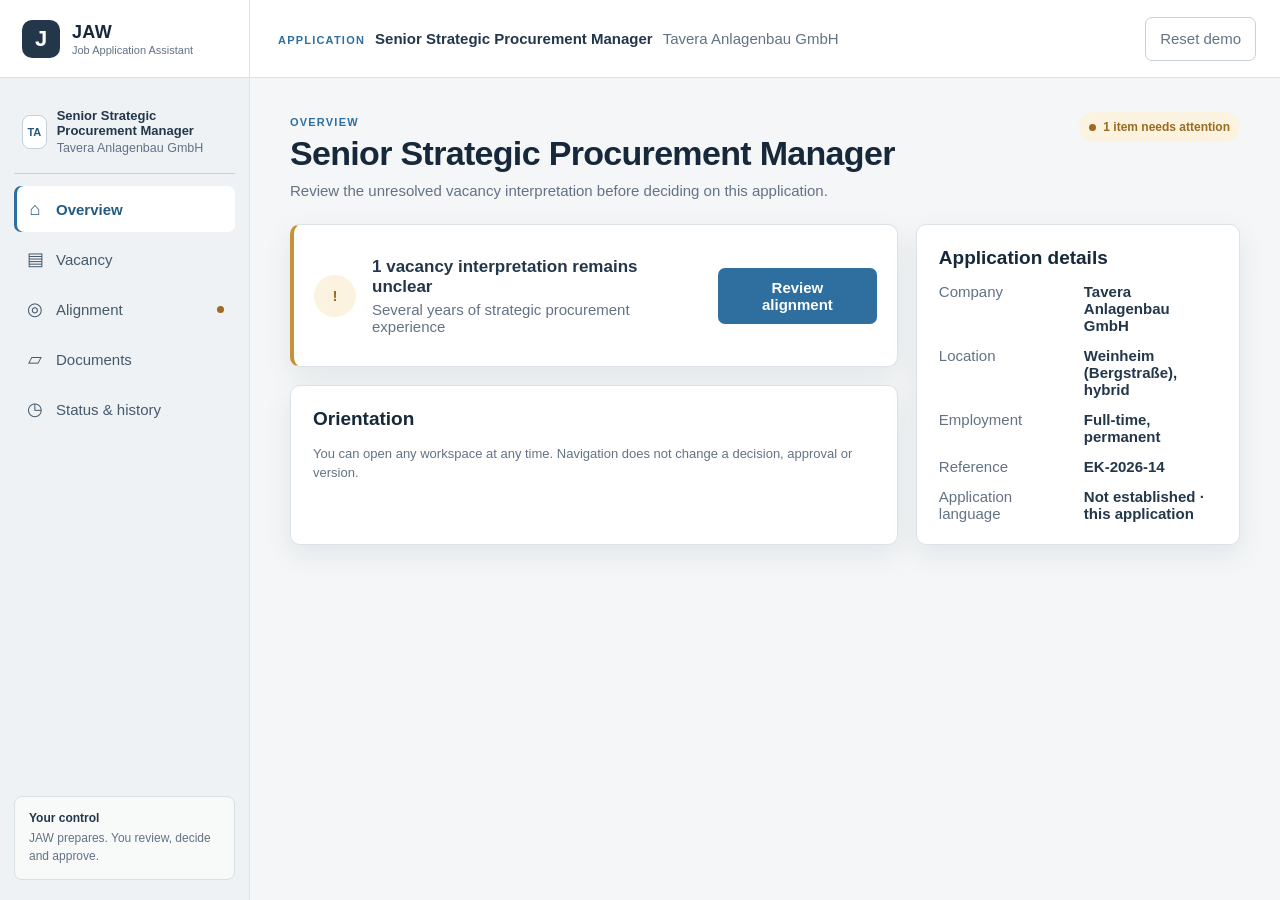
<file: index.html>
<!doctype html>
<html lang="en">
<head>
  <meta charset="utf-8">
  <meta name="viewport" content="width=device-width, initial-scale=1">
  <meta name="color-scheme" content="light">
  <title>JAW – Senior Strategic Procurement Manager</title>
  <link rel="stylesheet" href="styles.css">
</head>
<body>
  <a class="skip-link" href="#main">Skip to content</a>
  <div class="app-shell">
    <header class="topbar">
      <a class="brand" href="#overview" data-route="overview" aria-label="JAW overview">
        <span class="brand-mark" aria-hidden="true">J</span>
        <span><strong>JAW</strong><small>Job Application Assistant</small></span>
      </a>
      <div class="topbar-context">
        <span class="eyebrow">Application</span>
        <strong>Senior Strategic Procurement Manager</strong>
        <span>Tavera Anlagenbau GmbH</span>
      </div>
      <button class="quiet-button prototype-reset" type="button">Reset demo</button>
    </header>

    <aside class="sidebar" aria-label="Workspaces">
      <div class="application-mini">
        <span class="company-icon" aria-hidden="true">TA</span>
        <div><strong>Senior Strategic Procurement Manager</strong><small>Tavera Anlagenbau GmbH</small></div>
      </div>
      <nav>
        <button type="button" data-route="overview"><span aria-hidden="true">⌂</span>Overview</button>
        <button type="button" data-route="vacancy"><span aria-hidden="true">▤</span>Vacancy</button>
        <button type="button" data-route="alignment"><span aria-hidden="true">◎</span>Alignment <span class="nav-dot" aria-label="Attention required"></span></button>
        <button type="button" data-route="documents"><span aria-hidden="true">▱</span>Documents</button>
        <button type="button" data-route="history"><span aria-hidden="true">◷</span>Status &amp; history</button>
      </nav>
      <div class="sidebar-note">
        <strong>Your control</strong>
        <p>JAW prepares. You review, decide and approve.</p>
      </div>
    </aside>

    <main id="main" tabindex="-1">
      <div id="view" aria-live="polite"></div>
    </main>
  </div>

  <div id="modal-root"></div>
  <div id="toast" class="toast" role="status" aria-live="polite" aria-atomic="true"></div>
  <script src="app.js"></script>
</body>
</html>
</file>
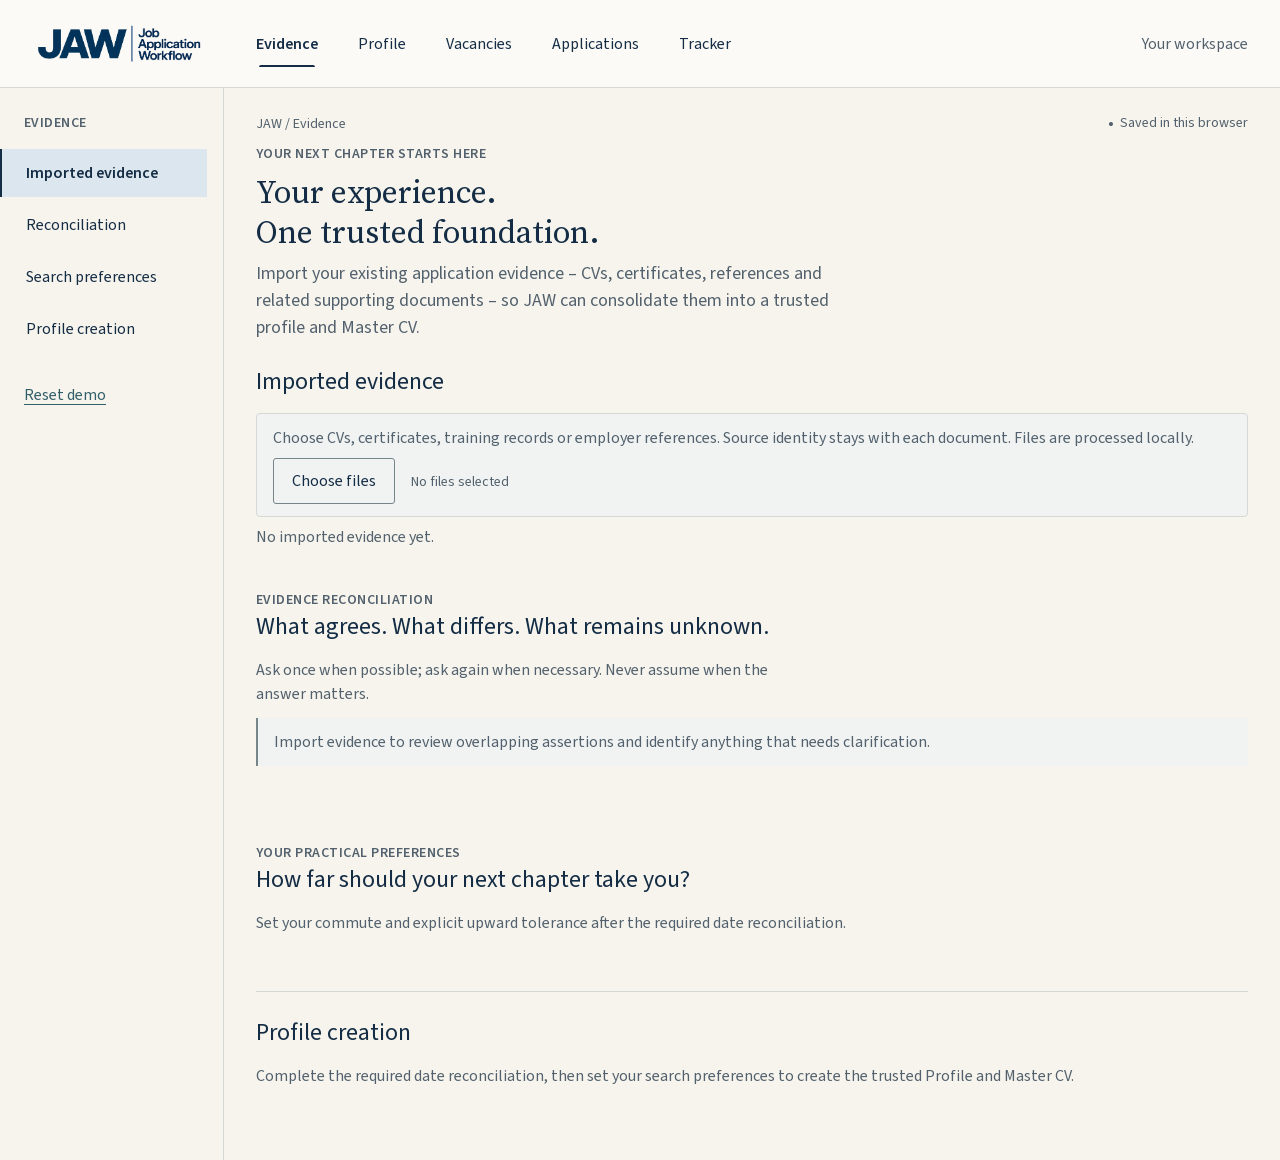
<file: integrated/index.html>
<!doctype html>
<html lang="en"><head><meta charset="utf-8"><meta name="viewport" content="width=device-width,initial-scale=1"><meta name="description" content="JAW · From trusted evidence to an application you can stand behind."><title>JAW · Your next chapter</title><link rel="stylesheet" href="styles.css"><link rel="stylesheet" href="navigation.css"><link rel="stylesheet" href="foundations.css"><link rel="stylesheet" href="vacancies.css"><link rel="stylesheet" href="compact-introductions.css"><link rel="stylesheet" href="assessment.css"><link rel="stylesheet" href="application-workspace.css"><link rel="stylesheet" href="applications-listing.css"><script type="module" src="app.js"></script><link rel="stylesheet" href="tracker-listing.css">
<link rel="stylesheet" href="evidence-import.css">
<link rel="stylesheet" href="onboarding-reconciliation.css">
<script type="module" src="entry-continuation.js"></script>
<link rel="stylesheet" href="profile-finishing.css">
</head><body><a class="skip" href="#main">Skip to content</a><div id="app"><p class="loading">Opening JAW…</p></div><div id="notice" role="status" aria-live="polite"></div></body></html>
</file>
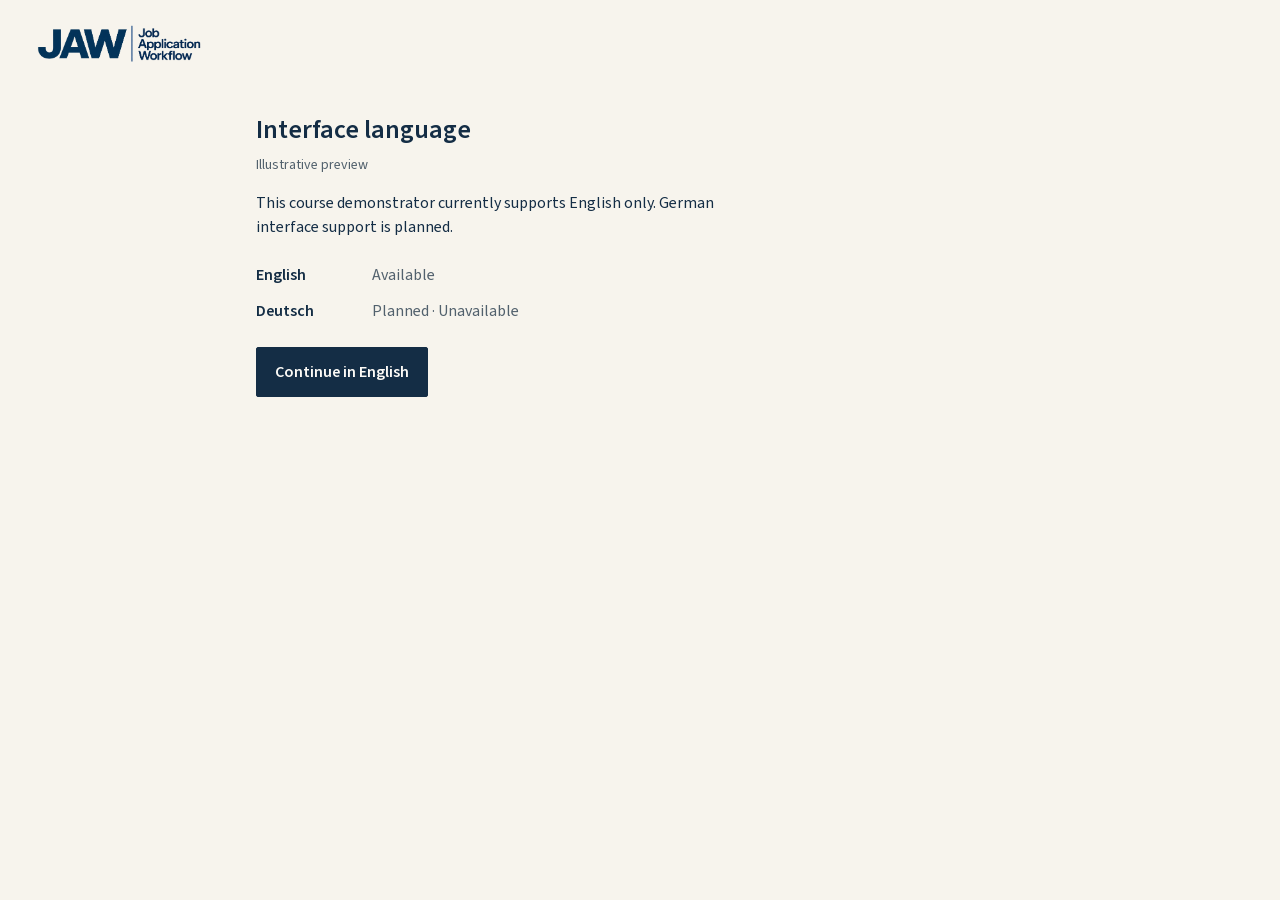
<file: integrated/pre-onboarding.html>
<!doctype html>
<html lang="en">
<head>
  <meta charset="utf-8">
  <meta name="viewport" content="width=device-width,initial-scale=1">
  <title>JAW · Interface language · Illustrative preview</title>
  <link rel="stylesheet" href="pre-onboarding.css">
</head>
<body class="language-preview">
  <header class="entry-header"><img src="assets/JAW-WM-01.png" width="2172" height="724" alt="JAW — Job Application Workflow"></header>
  <main class="entry-content" aria-labelledby="entry-heading">
    <h1 id="entry-heading">Interface language</h1>
    <p class="preview-label">Illustrative preview</p>
    <p class="entry-explanation">This course demonstrator currently supports English only. German interface support is planned.</p>
    <dl class="language-statuses">
      <div><dt>English</dt><dd>Available</dd></div>
      <div><dt lang="de">Deutsch</dt><dd>Planned · Unavailable</dd></div>
    </dl>
    <a class="continue-action" href="index.html?entry=illustrative#evidence">Continue in English</a>
  </main>
</body>
</html>
</file>
<file: styles.css>
:root {
  --ink: #23364a;
  --ink-strong: #16283a;
  --muted: #637285;
  --subtle: #8b98a7;
  --line: #dbe2e8;
  --line-strong: #c7d1da;
  --canvas: #f4f6f7;
  --surface: #ffffff;
  --surface-soft: #f8fafb;
  --blue: #2e6f9f;
  --blue-dark: #245b83;
  --blue-soft: #eaf3f8;
  --teal: #2f756d;
  --teal-soft: #e8f3f0;
  --amber: #9a6b20;
  --amber-soft: #fbf3df;
  --slate-soft: #edf1f4;
  --danger: #974b46;
  --danger-soft: #f8ecea;
  --shadow: 0 10px 28px rgba(31, 52, 70, 0.08);
  --radius: 10px;
  font-family: Inter, ui-sans-serif, -apple-system, BlinkMacSystemFont, "Segoe UI", sans-serif;
}

* { box-sizing: border-box; }
body { margin: 0; color: var(--ink); background: var(--canvas); font-size: 15px; }
button, input, select { font: inherit; }
button, a { -webkit-tap-highlight-color: transparent; }
button { color: inherit; }
:focus-visible { outline: 3px solid #87b9d4; outline-offset: 3px; }
.skip-link { position: fixed; left: 16px; top: -60px; z-index: 100; padding: 12px 16px; background: var(--ink-strong); color: white; border-radius: 6px; }
.skip-link:focus { top: 16px; }
.app-shell { min-height: 100vh; display: grid; grid-template-columns: 250px minmax(0, 1fr); grid-template-rows: 78px 1fr; }
.topbar { grid-column: 1 / -1; display: grid; grid-template-columns: 250px 1fr auto; align-items: center; border-bottom: 1px solid var(--line); background: rgba(255,255,255,.96); position: sticky; top: 0; z-index: 20; }
.brand { height: 100%; display: flex; gap: 12px; align-items: center; padding: 0 22px; text-decoration: none; color: var(--ink-strong); border-right: 1px solid var(--line); }
.brand-mark { width: 38px; height: 38px; display: grid; place-items: center; border-radius: 10px; background: var(--ink); color: white; font-size: 22px; font-weight: 750; }
.brand strong { display: block; font-size: 18px; letter-spacing: .02em; }
.brand small { display: block; color: var(--muted); font-size: 11px; margin-top: 1px; }
.topbar-context { padding: 0 28px; display: flex; align-items: baseline; gap: 10px; min-width: 0; }
.topbar-context span:last-child { color: var(--muted); }
.eyebrow { color: var(--blue) !important; text-transform: uppercase; letter-spacing: .11em; font-size: 11px; font-weight: 700; }
.quiet-button { min-height: 44px; border: 1px solid var(--line-strong); border-radius: 7px; background: white; padding: 9px 14px; cursor: pointer; }
.quiet-button:hover { border-color: var(--blue); color: var(--blue-dark); background: var(--blue-soft); }
.prototype-reset { margin-right: 24px; color: var(--muted); }
.sidebar { grid-row: 2; background: #eef2f4; border-right: 1px solid var(--line); padding: 20px 14px; display: flex; flex-direction: column; position: sticky; top: 78px; height: calc(100vh - 78px); }
.application-mini { display: flex; gap: 10px; align-items: center; padding: 10px 8px 18px; border-bottom: 1px solid var(--line-strong); margin-bottom: 12px; }
.application-mini strong { display: block; font-size: 13px; }
.application-mini small { color: var(--muted); }
.company-icon { width: 34px; height: 34px; border: 1px solid var(--line-strong); border-radius: 8px; display: grid; place-items: center; background: white; font-weight: 700; font-size: 11px; color: var(--blue-dark); }
.sidebar nav { display: grid; gap: 4px; }
.sidebar nav button { min-height: 46px; width: 100%; border: 0; border-radius: 7px; background: transparent; text-align: left; padding: 0 11px; display: flex; align-items: center; gap: 11px; cursor: pointer; color: #46596b; }
.sidebar nav button:hover { background: rgba(255,255,255,.65); color: var(--ink-strong); }
.sidebar nav button[aria-current="page"] { background: white; color: var(--blue-dark); font-weight: 650; box-shadow: inset 3px 0 0 var(--blue); }
.sidebar nav button span:first-child { width: 20px; text-align: center; font-size: 18px; }
.nav-dot { width: 7px !important; height: 7px; margin-left: auto; border-radius: 50%; background: var(--amber); }
.sidebar-note { margin-top: auto; padding: 14px; border: 1px solid #d7e0e5; border-radius: 8px; background: rgba(255,255,255,.62); font-size: 12px; }
.sidebar-note p { margin: 5px 0 0; color: var(--muted); line-height: 1.45; }
main { min-width: 0; padding: 34px 40px 60px; }
#view { max-width: 1100px; margin: 0 auto; }
.page-heading { display: flex; align-items: flex-start; justify-content: space-between; gap: 24px; margin-bottom: 22px; }
.page-heading h1 { margin: 4px 0 6px; font-size: clamp(25px, 3vw, 34px); line-height: 1.18; color: var(--ink-strong); letter-spacing: -.02em; }
.page-heading p { margin: 0; color: var(--muted); max-width: 680px; line-height: 1.55; }
.state-pill, .status-pill { display: inline-flex; align-items: center; gap: 7px; min-height: 30px; border-radius: 999px; padding: 5px 10px; font-size: 12px; font-weight: 650; white-space: nowrap; }
.state-pill::before, .status-pill::before { content: ""; width: 7px; height: 7px; border-radius: 50%; background: currentColor; }
.state-attention { color: var(--amber); background: var(--amber-soft); }
.state-current { color: var(--blue-dark); background: var(--blue-soft); }
.state-approved { color: var(--teal); background: var(--teal-soft); }
.state-stopped { color: var(--danger); background: var(--danger-soft); }
.card { background: var(--surface); border: 1px solid var(--line); border-radius: var(--radius); box-shadow: var(--shadow); }
.card-section { padding: 22px; }
.card-section + .card-section { border-top: 1px solid var(--line); }
.grid { display: grid; gap: 18px; }
.grid.two { grid-template-columns: minmax(0, 1.5fr) minmax(280px, .8fr); }
.grid.equal { grid-template-columns: repeat(2, minmax(0,1fr)); }
.attention-card { display: flex; align-items: center; gap: 16px; padding: 18px 20px; border-left: 4px solid #c79139; }
.attention-icon { width: 42px; height: 42px; flex: 0 0 auto; border-radius: 50%; display: grid; place-items: center; color: var(--amber); background: var(--amber-soft); font-weight: 800; }
.attention-card h2 { margin: 0 0 4px; font-size: 17px; }
.attention-card p { margin: 0; color: var(--muted); }
.attention-card .button { margin-left: auto; }
.button-row { display: flex; align-items: center; flex-wrap: wrap; gap: 10px; margin-top: 18px; }
.button { min-height: 44px; border: 1px solid transparent; border-radius: 7px; padding: 10px 16px; display: inline-flex; justify-content: center; align-items: center; gap: 8px; cursor: pointer; font-weight: 650; text-decoration: none; }
.button.primary { background: var(--blue); color: white; }
.button.primary:not([disabled]):hover { background: var(--blue-dark); }
.button.secondary { background: white; color: var(--blue-dark); border-color: #a9c3d3; }
.button.secondary:not([disabled]):hover { background: var(--blue-soft); border-color: var(--blue); }
.button.tertiary { background: transparent; color: var(--blue-dark); border-color: var(--line-strong); }
.button.danger-subtle { color: var(--danger); border-color: #d7b7b3; background: white; }
.language-choice { border: 0; padding: 0; margin: 18px 0; min-width: 0; }
.language-choice legend { font-weight: 650; }
.language-choice label { display: inline-flex; align-items: center; gap: 10px; min-height: 48px; width: 140px; padding: 10px 16px; border: 1px solid var(--line-strong); border-radius: 7px; background: white; cursor: pointer; }
.language-choice label:has(input:checked) { border-color: var(--blue); background: var(--blue-soft); }
.language-choice input { margin: 0; accent-color: var(--blue); width: 18px; height: 18px; }
.button[disabled] { cursor: not-allowed; color: #8a96a1; background: #edf1f3; border-color: #dce3e7; opacity: 1; }
.meta-list { display: grid; gap: 13px; margin: 0; }
.meta-list div { display: grid; grid-template-columns: 130px 1fr; gap: 15px; }
.meta-list dt { color: var(--muted); }
.meta-list dd { margin: 0; font-weight: 600; }
.section-title { display: flex; align-items: center; justify-content: space-between; gap: 16px; margin-bottom: 14px; }
.section-title h2, .section-title h3 { margin: 0; color: var(--ink-strong); }
.section-title h2 { font-size: 19px; }.section-title h3 { font-size: 16px; }
.small-note { color: var(--muted); font-size: 13px; line-height: 1.5; }
.requirement-list { display: grid; gap: 10px; }
.requirement { border: 1px solid var(--line); border-radius: 8px; background: white; overflow: hidden; }
.requirement > button { width: 100%; min-height: 64px; display: grid; grid-template-columns: 1fr auto auto; align-items: center; gap: 14px; border: 0; background: white; padding: 12px 15px; text-align: left; cursor: pointer; }
.requirement > button:hover { background: var(--surface-soft); }
.requirement h3 { margin: 0 0 3px; font-size: 14px; }
.requirement small { color: var(--muted); }
.requirement-detail { border-top: 1px solid var(--line); background: var(--surface-soft); padding: 18px; }
.evidence-grid { display: grid; grid-template-columns: repeat(3, 1fr); gap: 12px; }
.evidence-block { border: 1px solid var(--line); background: white; border-radius: 7px; padding: 14px; min-height: 128px; }
.evidence-block strong { display: block; font-size: 12px; color: var(--muted); text-transform: uppercase; letter-spacing: .07em; margin-bottom: 8px; }
.evidence-block p { margin: 0; line-height: 1.5; }
.source-disclosure { margin-top: 14px; border-left: 3px solid #90afc0; padding: 12px 14px; background: var(--blue-soft); }
.source-disclosure blockquote { margin: 0 0 8px; line-height: 1.55; font-weight: 600; }
.source-disclosure cite { font-style: normal; color: var(--muted); font-size: 12px; }
.interpretation { display: grid; gap: 14px; }
.interpretation-item { border: 1px solid var(--line); border-radius: 8px; padding: 16px; }
.interpretation-item.corrected { border-color: #b4cbd7; background: var(--blue-soft); }
.interpretation-label { display: block; margin-bottom: 7px; text-transform: uppercase; letter-spacing: .08em; color: var(--muted); font-size: 11px; font-weight: 750; }
.interpretation-item p { margin: 0; font-size: 16px; line-height: 1.5; }
.impact-flow { display: grid; grid-template-columns: 1fr 44px 1fr 44px 1fr; align-items: stretch; }
.impact-node { padding: 18px; border: 1px solid var(--line); border-radius: 8px; background: white; }
.impact-node strong { display: block; color: var(--ink-strong); margin-bottom: 6px; }
.impact-node span { color: var(--muted); line-height: 1.45; }
.impact-node.changed { border-top: 4px solid var(--blue); }.impact-node.affected { border-top: 4px solid #c79139; }
.impact-arrow { display: grid; place-items: center; color: var(--subtle); font-size: 23px; }
.unaffected { margin-top: 15px; padding: 15px 18px; border-radius: 8px; background: var(--slate-soft); }
.unaffected strong { margin-right: 12px; }.unaffected span { color: var(--muted); }
.decision-box { margin-top: 18px; padding: 20px; border: 1px solid #bfd0da; border-radius: 9px; background: #f5f9fb; }
.decision-box h2 { margin: 0 0 5px; font-size: 19px; }
.decision-box p { margin: 0; color: var(--muted); }
.decision-box .button-row + .small-note { margin-top: 10px; }
.document-preview { border: 1px solid var(--line); border-radius: 8px; background: white; min-height: 410px; overflow: hidden; }
.document-preview + .document-preview { margin-top: 24px; }
.document-toolbar { border-bottom: 1px solid var(--line); padding: 10px 14px; color: var(--muted); font-size: 13px; display: flex; justify-content: space-between; }
.letter { padding: 28px 34px; line-height: 1.55; color: #3e5061; }
.letter h3 { color: var(--ink-strong); margin: 0 0 24px; }
.affected-passage { display: block; margin: 12px -10px; padding: 10px; border-left: 4px solid #c79139; background: var(--amber-soft); color: var(--ink-strong); }
.document-tabs { display: flex; gap: 4px; padding: 0 2px; border-bottom: 1px solid var(--line); margin-bottom: 14px; }
.document-tabs button { min-height: 44px; border: 0; border-bottom: 3px solid transparent; background: transparent; padding: 0 14px; cursor: pointer; }
.document-tabs button[aria-selected="true"] { border-color: var(--blue); color: var(--blue-dark); font-weight: 650; }
.version-stack { display: grid; gap: 12px; }
.version-card { border: 1px solid var(--line); border-radius: 8px; padding: 17px; display: grid; grid-template-columns: 1fr auto; gap: 14px; align-items: center; }
.version-card.current { border-color: #8fb4c8; box-shadow: inset 4px 0 0 var(--blue); }
.version-card.approved { background: #f6faf9; }.version-card h3 { margin: 0 0 4px; }.version-card p { margin: 0; color: var(--muted); }
.exact-version { padding: 14px 16px; margin: 15px 0; background: var(--blue-soft); border-radius: 7px; color: var(--ink-strong); }
.timeline { list-style: none; margin: 0; padding: 0; }
.timeline li { position: relative; display: grid; grid-template-columns: 18px 1fr; gap: 12px; padding-bottom: 22px; }
.timeline li:not(:last-child)::before { content: ""; position: absolute; left: 7px; top: 15px; bottom: 0; width: 2px; background: var(--line); }
.timeline-dot { width: 16px; height: 16px; border: 3px solid white; border-radius: 50%; background: var(--line-strong); box-shadow: 0 0 0 1px var(--line-strong); }
.timeline li:first-child .timeline-dot { background: var(--blue); box-shadow: 0 0 0 1px var(--blue); }
.timeline strong { display: block; }.timeline small { color: var(--muted); }
.modal-backdrop { position: fixed; inset: 0; z-index: 60; background: rgba(22,40,58,.45); display: grid; place-items: center; padding: 24px; }
.modal { width: min(680px, 100%); max-height: calc(100vh - 48px); overflow: auto; background: white; border-radius: 12px; box-shadow: 0 24px 70px rgba(15,30,42,.25); }
.modal header { padding: 20px 22px; border-bottom: 1px solid var(--line); display: flex; align-items: flex-start; justify-content: space-between; gap: 20px; }
.modal header h2 { margin: 3px 0 0; }.modal-body { padding: 22px; }.modal-close { width: 42px; height: 42px; border-radius: 50%; border: 1px solid var(--line); background: white; cursor: pointer; font-size: 20px; }
.toast { position: fixed; right: 24px; bottom: 24px; z-index: 80; max-width: 420px; padding: 13px 16px; background: var(--ink-strong); color: white; border-radius: 8px; box-shadow: var(--shadow); opacity: 0; transform: translateY(14px); pointer-events: none; transition: .2s ease; }
.toast.show { opacity: 1; transform: translateY(0); }

@media (max-width: 850px) {
  .app-shell { grid-template-columns: 1fr; grid-template-rows: auto auto 1fr; }
  .topbar { grid-column: 1; grid-template-columns: 1fr auto; min-height: 70px; }
  .brand { border: 0; }.topbar-context { display: none; }.prototype-reset { margin-right: 14px; }
  .sidebar { position: sticky; top: 70px; height: auto; grid-row: 2; z-index: 18; padding: 7px 12px; overflow-x: auto; border-right: 0; border-bottom: 1px solid var(--line); }
  .application-mini, .sidebar-note { display: none; }.sidebar nav { display: flex; min-width: max-content; }.sidebar nav button { width: auto; padding: 0 12px; }.sidebar nav button span:first-child { display: none; }
  main { padding: 24px 18px 50px; }.grid.two, .grid.equal { grid-template-columns: 1fr; }.evidence-grid { grid-template-columns: 1fr; }.impact-flow { grid-template-columns: 1fr; }.impact-arrow { min-height: 38px; transform: rotate(90deg); }
  .requirement > button { grid-template-columns: minmax(0, 1fr) auto; }
  .requirement > button > span:first-child { grid-column: 1 / -1; min-width: 0; }
  .requirement .status-pill { white-space: normal; width: fit-content; }
  .attention-card { align-items: flex-start; flex-wrap: wrap; }.attention-card .button { margin-left: 58px; }.page-heading { flex-direction: column; }.page-heading .state-pill { order: -1; }
}

@media (prefers-reduced-motion: reduce) { *, *::before, *::after { scroll-behavior: auto !important; transition: none !important; } }
</file>
<file: integrated/styles.css>
@font-face{font-family:Sans;src:url('assets/fonts/SourceSans3-Regular.woff2')}@font-face{font-family:Sans;src:url('assets/fonts/SourceSans3-Semibold.woff2');font-weight:600}@font-face{font-family:Serif;src:url('assets/fonts/SourceSerif4-Regular.woff2')}
:root{--ink:#142d45;--muted:#52616d;--canvas:#f7f4ed;--paper:#fcfaf6;--rule:#d5d8d5;--blue:#dce6ee;--sage:#dce5dd;--sand:#e6dfd2;--teal:#315e68}*{box-sizing:border-box}html{scroll-behavior:smooth}body{margin:0;background:var(--canvas);color:var(--ink);font:17px/1.55 Sans,Arial,sans-serif}button,input,select,textarea{font:inherit}a{color:var(--teal);text-underline-offset:4px}button,a,input,select,textarea,summary{-webkit-tap-highlight-color:transparent}button{cursor:pointer}button:disabled{cursor:default;opacity:.5}button:focus-visible,a:focus-visible,input:focus-visible,textarea:focus-visible,select:focus-visible,summary:focus-visible{outline:3px solid #376877;outline-offset:4px}.skip{position:absolute;top:-80px;left:20px;background:var(--paper);padding:12px;z-index:10}.skip:focus{top:8px}header{min-height:96px;border-bottom:1px solid var(--rule);display:flex;align-items:center;gap:44px;padding:12px 40px;background:var(--paper)}.brand{display:flex;align-items:baseline;text-decoration:none;color:var(--ink);gap:12px}.wordmark{font:36px/1 Serif,Georgia,serif;letter-spacing:-2px}.brand small{font-size:11px;line-height:1.15;text-transform:uppercase;letter-spacing:1.4px;max-width:90px}nav{display:flex;gap:24px;align-self:stretch;align-items:stretch}nav a{display:flex;align-items:center;color:var(--ink);text-decoration:none;border-bottom:2px solid transparent;padding:6px 0}nav a[aria-current=page]{border-color:var(--ink);font-weight:600}.identity{margin-left:auto;color:var(--muted);font-size:15px;white-space:nowrap}.layout{display:grid;grid-template-columns:222px minmax(0,1fr);min-height:calc(100vh - 96px)}aside{padding:34px 24px;border-right:1px solid var(--rule)}.overline{font-size:12px;font-weight:600;letter-spacing:1.7px;text-transform:uppercase;color:var(--muted)}.journey{list-style:none;padding:0;margin:24px 0 44px;display:grid;gap:20px}.journey li{display:grid;grid-template-columns:22px 1fr;gap:10px;color:var(--muted);font-size:15px}.journey span:first-child{font-size:12px;border-bottom:1px solid var(--rule);align-self:start;padding-top:2px}.journey .done{color:var(--teal)}.journey .active{color:var(--ink);font-weight:600}.aside-note{font-size:13px;color:var(--muted);line-height:1.5}main{width:100%;max-width:1190px;padding:36px 48px 60px;min-width:0}.context{display:flex;align-items:center;justify-content:space-between;gap:16px;font-size:13px;color:var(--muted);margin-bottom:28px}.context .dot:before{content:'●';color:#64816c;font-size:9px;margin-right:7px}h1,h2,h3,p{margin:0}h1{font:400 clamp(32px,3vw,44px)/1.18 Serif,Georgia,serif;letter-spacing:-.7px;margin:10px 0 18px}h2{font:400 27px/1.3 Serif,Georgia,serif;margin:0 0 16px}h3{font-size:19px;font-weight:600;margin:0 0 10px}.lede{color:var(--muted);max-width:700px;font-size:19px;line-height:1.55}.hero{padding:10px 0 30px;border-bottom:1px solid var(--rule);margin-bottom:30px}.empty{max-width:740px;padding:35px 0 55px}.empty h1{font-size:52px;max-width:650px}.empty .lede{max-width:620px}.step{margin:28px 0 0;padding:28px 0;border-top:1px solid var(--rule)}.step:first-of-type{border-top:0;padding-top:0}.split{display:grid;grid-template-columns:minmax(0,1.3fr) minmax(230px,1fr);gap:40px}.row{padding:18px 0;border-bottom:1px solid var(--rule);display:flex;align-items:flex-start;justify-content:space-between;gap:24px}.row h3{margin-bottom:3px}.meta{font-size:14px;color:var(--muted)}.small{font-size:14px}.muted{color:var(--muted)}.actions{display:flex;align-items:center;gap:12px;flex-wrap:wrap;margin-top:22px}.button,button.primary{border:1px solid var(--ink);background:var(--ink);color:var(--paper);padding:11px 20px;min-height:46px;border-radius:3px;text-decoration:none;display:inline-flex;align-items:center;justify-content:center;font-weight:600}.button.secondary,button.secondary{border:1px solid #76858a;color:var(--ink);background:transparent;padding:10px 18px;min-height:46px;border-radius:3px;font-weight:400}.text-button{border:0;background:none;padding:5px 0;color:var(--teal);text-decoration:underline;text-underline-offset:4px}.badge{display:inline-block;padding:3px 9px;background:var(--blue);font-size:12px;letter-spacing:.2px;border-radius:2px;white-space:nowrap}.badge.good{background:var(--sage)}.badge.caution{background:var(--sand)}.note{background:#f0f3f2;border-left:2px solid #849b98;padding:16px 20px;margin:20px 0;color:var(--muted);font-size:15px}.upload{border:1px dashed #85918e;padding:25px;background:var(--paper);margin-top:26px}.upload label{font-size:20px;display:block;margin-bottom:10px}.upload p{margin:8px 0 16px}.upload input{max-width:100%;font-size:15px}input::file-selector-button{border:1px solid #76858a;background:transparent;padding:10px 14px;color:var(--ink);font:inherit;cursor:pointer;margin-right:12px;border-radius:3px}.samples{margin-top:16px;display:flex;gap:12px;flex-wrap:wrap;font-size:14px}fieldset{border:0;padding:0;margin:0 0 22px;min-width:0}legend{font-size:17px;font-weight:600;margin-bottom:10px}.choice{display:flex;align-items:flex-start;gap:12px;padding:10px 0;cursor:pointer}.choice input{margin-top:7px;accent-color:var(--ink);flex-shrink:0}.choice span{flex:1}.choice small{display:block;color:var(--muted);font-size:14px}.fields{display:flex;flex-wrap:wrap;gap:24px;margin-top:20px}.fields label{display:grid;gap:8px}.fields input,.fields select,textarea{border:1px solid #76858a;background:var(--paper);color:var(--ink);padding:10px 12px;border-radius:2px;max-width:100%}.fields input{width:150px}textarea{width:100%;min-height:120px;resize:vertical;display:block;margin-top:12px}details{margin:14px 0}summary{cursor:pointer;color:var(--teal);padding:9px 0;min-height:44px}blockquote{border-left:2px solid var(--rule);padding:2px 0 2px 18px;margin:15px 0;color:var(--muted)}.assertions{display:grid;grid-template-columns:1fr 1fr;gap:28px;margin:24px 0}.assertions article{padding:16px 0;border-top:2px solid var(--sand)}.assertions strong{display:block;font-size:20px;font-weight:400;margin:10px 0}.definition{display:grid;grid-template-columns:170px 1fr;gap:10px 22px;margin:18px 0}.definition dt{color:var(--muted)}.definition dd{margin:0}.document{background:#fffefb;border:1px solid var(--rule);padding:34px 40px;max-width:820px;font-size:16px;line-height:1.65;overflow-wrap:anywhere}.document h1{font-size:30px;margin-bottom:16px}.document h2{font-family:Sans;font-size:19px;margin:25px 0 10px}.document h3{font-size:17px;margin-top:20px}.document p{margin:0 0 16px}.document ul{padding-left:22px}.document li{margin-bottom:8px}.plain{white-space:pre-wrap}.alignment{width:100%;border-collapse:collapse;font-size:15px}.alignment th{text-align:left;font-weight:600;font-size:12px;letter-spacing:1px;text-transform:uppercase;color:var(--muted);padding:13px 14px 13px 0;border-bottom:1px solid var(--rule)}.alignment td{vertical-align:top;padding:16px 14px 16px 0;border-bottom:1px solid var(--rule)}.alignment td:first-child{width:58%}.alignment details{margin:3px 0 0}.alignment summary{font-size:14px;padding:6px 0;min-height:32px}.alignment blockquote{font-size:14px}.history{display:flex;gap:10px;flex-wrap:wrap;margin:15px 0}.history button{border:1px solid #76858a;background:transparent;color:var(--ink);padding:10px 13px;min-height:44px;border-radius:2px}.history button.selected{background:var(--blue);border-color:var(--ink)}.package{padding:25px 28px;border-top:2px solid var(--ink);background:#efeee7}.package .row{align-items:center}.artifact{margin-top:36px}.artifact-head{display:flex;justify-content:space-between;align-items:start;gap:18px}.timeline{list-style:none;padding:0;font-size:14px;color:var(--muted)}.timeline li{padding:8px 0;border-bottom:1px solid var(--rule)}.timeline time{display:inline-block;min-width:150px}.status-line{display:flex;gap:10px;flex-wrap:wrap;margin:14px 0 22px}.state-step{font-size:13px;color:var(--muted);padding:5px 10px;border-bottom:2px solid var(--rule)}.state-step.current{border-color:var(--ink);color:var(--ink);font-weight:600}footer{margin-top:48px;font-size:13px;color:var(--muted);border-top:1px solid var(--rule);padding-top:18px}#notice:not(:empty){position:fixed;bottom:24px;right:24px;max-width:min(480px,calc(100vw - 32px));padding:16px 22px;background:var(--ink);color:var(--paper);border-radius:3px;box-shadow:0 4px 20px #142d4522;z-index:20}.loading{padding:40px}dialog{background:var(--paper);color:var(--ink);border:1px solid #76858a;border-radius:4px;padding:28px;max-width:480px;width:calc(100% - 32px)}dialog::backdrop{background:#142d4566}.inset{margin:22px 0}.wrap{overflow-wrap:anywhere}.empty-mark{font:70px Serif;color:#a5b4b7;line-height:1.2;margin:16px 0}.required{font-size:13px;font-weight:400;color:var(--muted)}
@media(min-width:1500px){main{padding-left:64px;padding-right:64px}.layout{grid-template-columns:242px minmax(0,1fr)}}
@media(max-width:1050px){header{padding:16px 24px;gap:28px}nav{gap:18px}.brand small{display:none}.layout{grid-template-columns:180px minmax(0,1fr)}aside{padding:28px 20px}main{padding:28px}.split{grid-template-columns:1fr;gap:16px}.empty h1{font-size:44px}}
@media(max-width:760px){header{flex-wrap:wrap;gap:12px 20px;padding:18px 20px 0;min-height:112px}.wordmark{font-size:31px}.identity{font-size:14px}nav{width:100%;order:3;justify-content:space-between;gap:10px}nav a{font-size:15px;min-height:46px}.layout{display:block}aside{border-right:0;border-bottom:1px solid var(--rule);padding:12px 20px}aside .overline,aside .aside-note,aside>.text-button{display:none}.journey{display:flex;gap:16px;margin:0;flex-wrap:wrap}.journey li{display:flex;font-size:12px;gap:5px}.journey span:first-child{border:0;font-size:11px;padding-top:1px}main{padding:24px 20px 40px}.context{margin-bottom:20px;font-size:12px}.empty{padding:16px 0 30px}.empty h1{font-size:38px}.lede{font-size:18px}.hero{padding-top:0}h1{font-size:34px}h2{font-size:25px}.assertions{grid-template-columns:1fr;gap:10px}.document{padding:24px 20px}.definition{grid-template-columns:1fr;gap:3px}.definition dd{margin-bottom:12px}.row{gap:12px;flex-wrap:wrap}.alignment,.alignment tbody,.alignment tr,.alignment td{display:block}.alignment thead{display:none}.alignment tr{padding:14px 0;border-bottom:1px solid var(--rule)}.alignment td{border:0;padding:3px 0}.alignment td:first-child{width:auto}.alignment td[data-label]:before{content:attr(data-label) ': ';color:var(--muted)}.artifact-head{flex-wrap:wrap}.package{padding:20px}.timeline time{display:block}.fields{gap:18px}.upload{padding:20px}.actions .button,.actions button.primary,.actions button.secondary{max-width:100%}footer{margin-top:30px}}
@media(max-width:350px){main{padding:20px 16px}header{padding-left:16px;padding-right:16px}aside{padding:12px 16px}.journey{gap:8px 14px}.empty h1{font-size:34px}.context{flex-wrap:wrap;gap:4px}.document{padding:20px 16px}.history{gap:7px}.identity{font-size:13px}.actions{gap:10px}.button,button.primary{padding:11px 15px}}
@media(prefers-reduced-motion:reduce){html{scroll-behavior:auto}}
/* Contextual sections stay within the current workspace; product areas appear only in the header. */
header{position:sticky;top:0;z-index:10}.local-navigation{position:sticky;top:125px}.local-nav{display:grid;gap:4px;margin:18px 0 28px;align-self:auto;align-items:stretch}.local-nav a{display:block;min-height:44px;padding:10px 8px 10px 12px;border:0;border-left:2px solid transparent;white-space:normal;font-size:15px}.local-nav a[aria-current=location]{border-left-color:var(--ink);background:var(--blue);font-weight:600}.local-menu{margin:0}.local-menu>summary{font-size:14px;font-weight:600;color:var(--muted)}section[id],#overview{scroll-margin-top:120px}.evidence-finding{padding:22px 0;border-top:1px solid var(--rule)}.document-editor{min-height:440px;font:16px/1.6 Sans,Arial,sans-serif;white-space:pre-wrap}.document-editor:focus{outline:2px solid var(--teal);outline-offset:3px}
@media(max-width:760px){.local-navigation{position:static}.local-menu>summary{padding:8px 0}.local-menu .local-nav{display:grid;grid-template-columns:repeat(2,minmax(0,1fr));gap:4px;margin:8px 0 16px}.local-nav a{font-size:14px;padding:8px 10px}.local-navigation>.text-button{display:none}section[id],#overview{scroll-margin-top:140px}.document-editor{min-height:360px}}
@media(max-width:760px){.local-navigation>.overline{display:block}.local-nav{grid-template-columns:repeat(2,minmax(0,1fr));margin:8px 0 0;gap:4px}}
.application-entry{padding:26px 0;border-bottom:1px solid var(--rule)}.application-history>summary{list-style:none;display:flex;gap:10px;align-items:baseline}.application-history>summary::-webkit-details-marker{display:none}.application-history>summary:before{content:'›';display:inline-block;line-height:1;transform-origin:center}.application-history[open]>summary:before{transform:rotate(90deg)}.fields input[name=residence],.fields input[name=availability]{width:min(100%,380px)}#artifact-cv,#artifact-coverLetter{scroll-margin-top:120px}#review-heading-cv:focus,#review-heading-coverLetter:focus,#submission-heading:focus{outline:3px solid var(--focus,#376877);outline-offset:5px}
@media(max-width:760px){#artifact-cv,#artifact-coverLetter{scroll-margin-top:140px}}
.evidence-finding blockquote,.evidence-finding p{overflow-wrap:anywhere}
@media(max-width:760px){header nav{gap:4px}header nav a{font-size:14px}}
</file>
<file: integrated/navigation.css>
/* R1-N only. Adapted Stage 6 drawer geometry; original integrated workspace retained. */
.navigation-toggle{display:none}
#app>header>nav,.local-nav,.navigation-drawer{font:400 16px/24px Sans,Arial,sans-serif}
.local-nav a{font-size:16px;line-height:24px}
:root{--navigation-header-height:96px}
#app main [id],#app main h1,#app main h2,#app main h3{scroll-margin-top:calc(var(--navigation-header-height) + 20px)}
.local-navigation{top:calc(var(--navigation-header-height) + 28px)}
#app main :focus-visible{outline:3px solid var(--teal);outline-offset:4px}
.navigation-drawer{position:fixed;inset:0 0 0 auto;margin:0;width:min(100%,420px);height:100dvh;max-height:100dvh;max-width:100%;padding:20px;border:0;border-left:1px solid var(--rule);border-radius:0;background:var(--paper);color:var(--ink);overflow-y:auto;overscroll-behavior:contain}
.navigation-drawer::backdrop{background:#142d4566}
.navigation-drawer-header{position:sticky;top:-20px;z-index:1;display:flex;align-items:center;justify-content:space-between;gap:16px;background:var(--paper);padding:16px 0;border-bottom:1px solid var(--rule);margin-bottom:20px}
.navigation-drawer-header h2{font:600 24px/32px Sans,Arial,sans-serif;margin:0}
.navigation-drawer h3{font:600 16px/24px Sans,Arial,sans-serif;margin:0 0 10px}
.navigation-drawer [data-navigation-close]{border:1px solid var(--muted);border-radius:4px;background:var(--paper);color:var(--ink);padding:8px 12px;min-height:44px;white-space:nowrap}
.navigation-drawer hr{border:0;border-top:1px solid var(--rule);margin:22px 0}
.navigation-drawer nav{display:grid;grid-template-columns:minmax(0,1fr);justify-content:stretch;width:100%;gap:4px;margin:10px 0;align-self:auto}
.navigation-drawer nav a{display:block;width:100%;padding:10px 12px;min-height:44px;border:0;border-left:2px solid transparent;font:400 16px/24px Sans,Arial,sans-serif;white-space:normal;overflow-wrap:anywhere;color:var(--ink);text-decoration:none}
.navigation-drawer nav a[aria-current]{background:var(--blue);border-left-color:var(--ink);font-weight:600}
.navigation-context-name{font-weight:600;margin:0 0 8px}
.navigation-context-identity{font-size:14px;line-height:21px;color:var(--muted);overflow-wrap:anywhere;margin:0 0 12px}
.navigation-context-identity:empty{display:none}
.navigation-toggle:focus-visible,.navigation-drawer :focus-visible{outline:3px solid var(--teal);outline-offset:3px}
@media(width < 1024px){
 #app>header{height:76px;min-height:76px;display:flex;flex-wrap:nowrap;gap:12px;padding:12px 20px}
 #app>header .brand small{display:none}
 #app>header .wordmark{font-size:31px}
 #app>header .identity{font-size:15px;min-width:0;white-space:normal}
 #app>header>nav,#app>.layout>aside{display:none}
 #app>.layout{display:block}
 .navigation-toggle{display:grid;place-items:center;flex-shrink:0;width:44px;min-height:44px;padding:8px;margin-left:8px;background:transparent;border:0;border-radius:5px;color:var(--ink)}
 .navigation-toggle svg{width:24px;height:24px;fill:none;stroke:currentColor;stroke-width:1.8;stroke-linecap:round}
 .navigation-drawer .local-nav{grid-template-columns:1fr}
}
@media(max-width:440px){
 #app>header{padding:12px 16px;gap:8px}
 #app>header .identity{font-size:14px}
 .navigation-toggle{padding:6px;margin:0}
}
</file>
<file: integrated/vacancies.css>
/* R1-B only: Stage6 unified requirements/paired registers and neutral decision territory.
   Scoped source roles and approved Slice3 signposts; no shared .badge/.choice/.good changes. */
.rb-vacancies{--rb-lavender:#e6e4ef;--rb-lavender-accent:#665b83;--rb-teal:#d6e6e4;--rb-teal-accent:#276b69;--rb-chevron:url("data:image/svg+xml,%3Csvg xmlns='http://www.w3.org/2000/svg' viewBox='0 0 6 6'%3E%3Cpath d='M1.5 .75L4.5 3L1.5 5.25' fill='none' stroke='white' stroke-width='1.5' stroke-linecap='round' stroke-linejoin='round'/%3E%3C/svg%3E")}
.rb-vacancies .rb-opportunities{padding-bottom:24px}
.rb-vacancies .rb-opportunities>.row{padding:16px 0;gap:24px}
.rb-vacancies .rb-assessment{border-top:2px solid var(--ink);margin-top:24px;padding-top:24px}
.rb-vacancies .rb-vacancy-identity{padding:0 0 24px;border-bottom:1px solid var(--rule);margin-bottom:24px}
.rb-vacancies .rb-vacancy-identity h2{margin:16px 0 8px}
.rb-vacancies .rb-vacancy-identity h3{margin:0 0 8px}
.rb-vacancies .rb-source-identity{margin-top:12px}
.rb-vacancies .rb-assessment-summary{max-width:90ch;margin-bottom:24px}
.rb-vacancies .rb-requirement{border-top:1px solid var(--rule);padding:24px 0;min-width:0}
.rb-vacancies .rb-unit-heading{display:grid;grid-template-columns:minmax(0,1fr) minmax(180px,.65fr);gap:24px;align-items:first baseline}
.rb-vacancies .rb-unit-heading>div{min-width:0}
.rb-vacancies .rb-unit-heading h3{overflow-wrap:anywhere}
.rb-vacancies .rb-priority{font:400 14px/21px "Source Sans 3",Arial,sans-serif;margin:8px 0;color:var(--ink)}
.rb-vacancies .rb-priority>span{display:block;color:var(--muted)}
.rb-vacancies .rb-relationship{display:flex;flex-wrap:wrap;gap:4px 12px;align-items:baseline}
.rb-vacancies .rb-label{font:400 14px/21px "Source Sans 3",Arial,sans-serif;color:var(--muted)}
.rb-vacancies .rb-signpost{display:inline-block;min-height:22px;max-width:100%;padding:0 8px;border:1px solid transparent;border-radius:4px;font:600 14px/20px "Source Sans 3",Arial,sans-serif;white-space:normal;overflow-wrap:anywhere;background:var(--evidence);color:var(--ink)}
.rb-vacancies .rb-direct{background:var(--blue);color:var(--applicant-accent);border-color:transparent}
.rb-vacancies .rb-transferable{background:var(--rb-lavender);color:var(--rb-lavender-accent);border-color:transparent}
.rb-vacancies .rb-unresolved{background:var(--sand);border-color:transparent}
.rb-vacancies .rb-qualification{margin:12px 0;font:400 16px/24px "Source Sans 3",Arial,sans-serif;border-left:2px solid var(--control);padding-left:12px;max-width:90ch;overflow-wrap:anywhere}
.rb-vacancies .rb-support{margin:12px 0 0}
.rb-vacancies .rb-support>summary,.rb-vacancies .rb-source-review>summary{display:grid;grid-template-columns:6px minmax(0,1fr);gap:10px;align-items:first baseline;list-style:none;font:400 16px/24px "Source Sans 3",Arial,sans-serif;padding:6px 0;min-height:32px}
.rb-vacancies .rb-support>summary::-webkit-details-marker,.rb-vacancies .rb-source-review>summary::-webkit-details-marker{display:none}
.rb-vacancies .rb-support>summary::marker,.rb-vacancies .rb-source-review>summary::marker{content:''}
.rb-vacancies .rb-support>summary:before,.rb-vacancies .rb-source-review>summary:before{content:'';position:relative;display:inline-block;width:6px;height:6px;background:currentColor;mask:var(--rb-chevron) center/6px 6px no-repeat;-webkit-mask:var(--rb-chevron) center/6px 6px no-repeat;inset-block-start:calc(3px - .5cap);transform-origin:center}
.rb-vacancies .rb-support[open]>summary:before,.rb-vacancies .rb-source-review[open]>summary:before{transform:rotate(90deg)}
.rb-vacancies .rb-source-comparison{display:grid;grid-template-columns:minmax(0,1fr) minmax(0,1fr);gap:36px;margin-top:24px;min-width:0}
.rb-vacancies .rb-source-register{min-width:0}
.rb-vacancies .rb-source-label{font:600 14px/21px "Source Sans 3",Arial,sans-serif;letter-spacing:.035em;text-transform:uppercase;margin:0 0 12px;color:var(--muted)}
.rb-vacancies .rb-source-register:first-child>.rb-source-label{color:var(--vacancy-accent)}
.rb-vacancies .rb-source-register:last-child>.rb-source-label{color:var(--applicant-accent)}
.rb-vacancies .rb-source-register blockquote{margin:0 0 12px;padding:12px 16px;font:400 16px/24px "Source Sans 3",Arial,sans-serif;overflow-wrap:anywhere}
.rb-vacancies .rb-citation{margin-bottom:16px}
.rb-vacancies .rb-citation .meta{overflow-wrap:anywhere}
.rb-vacancies .rb-interpretation{margin-top:24px;padding-top:16px;border-top:1px solid var(--rule);max-width:90ch}
.rb-vacancies .rb-interpretation .meta{margin-top:8px}
.rb-vacancies .rb-practical,.rb-vacancies .rb-decision{border-top:2px solid var(--ink);padding-top:24px;margin-top:32px}
.rb-vacancies .rb-practical-grid{display:grid;grid-template-columns:repeat(3,minmax(0,1fr));gap:24px;margin:24px 0}
.rb-vacancies .rb-practical-grid>div{border-top:1px solid var(--rule);padding-top:16px;min-width:0}
.rb-vacancies .rb-practical-grid dt{font:600 20px/28px "Source Sans 3",Arial,sans-serif;margin:0 0 12px}
.rb-vacancies .rb-practical-grid dd{margin:0}
.rb-vacancies .rb-practical-grid dd>p{margin-top:12px;overflow-wrap:anywhere}
.rb-vacancies .rb-practical-grid .badge{font:600 14px/20px "Source Sans 3",Arial,sans-serif;min-height:22px;padding:0 8px;border:1px solid transparent;border-radius:4px;white-space:normal}
.rb-vacancies .rb-practical-grid .badge.good{background:var(--rb-teal);color:var(--rb-teal-accent)}
.rb-vacancies .rb-practical-grid .badge.caution{background:var(--sand);color:var(--ink)}
.rb-vacancies .rb-decision{padding-bottom:32px;border-bottom:2px solid var(--ink)}
.rb-vacancies .rb-decision-options{display:grid;grid-template-columns:repeat(2,minmax(0,1fr));gap:24px;margin-top:24px}
.rb-vacancies .rb-decision-choice{border:1px solid var(--control);border-radius:4px;background:var(--surface);padding:24px;min-width:0}
.rb-vacancies #decision .rb-decision-choice>button{display:block;width:100%;min-height:44px;background:transparent;color:var(--ink);border:0;border-radius:0;padding:8px 0;font:600 20px/28px "Source Sans 3",Arial,sans-serif;text-align:left}
.rb-vacancies .rb-decision-choice>p{font:400 16px/24px "Source Sans 3",Arial,sans-serif;color:var(--muted);margin-top:12px}
.rb-vacancies .rb-decision-choice:hover{background:var(--evidence)}
.rb-vacancies .rb-intake{margin-top:48px;padding-top:24px;border-top:2px solid var(--control)}
@media(width < 1024px){
 .rb-vacancies .rb-source-comparison,.rb-vacancies .rb-practical-grid{grid-template-columns:minmax(0,1fr);gap:24px}
 .rb-vacancies .rb-unit-heading{grid-template-columns:minmax(0,1fr);gap:8px}
 .rb-vacancies .rb-source-comparison{margin-top:16px}
}
@media(max-width:700px){.rb-vacancies .rb-decision-options{grid-template-columns:minmax(0,1fr)}.rb-vacancies .rb-decision-choice{padding:16px}}

/* R1-B-r2: V15 role-specific summaries and the accepted optical chevron. */
.rb-vacancies [hidden]{display:none!important}
.rb-vacancies .rb-opportunity{border-top:1px solid var(--rule);padding:24px 0;min-width:0}
.rb-vacancies .rb-entry-heading{margin:0}
.rb-vacancies .rb-vacancy-toggle{display:grid;grid-template-columns:6px minmax(0,1fr);gap:10px;align-items:first baseline;width:100%;padding:0;background:transparent;color:var(--ink);border:0;border-radius:0;text-align:left;font:600 20px/28px "Source Sans 3",Arial,sans-serif;min-height:44px}
.rb-vacancies .rb-vacancy-toggle>span:last-child{min-width:0}
.rb-vacancies .rb-employer,.rb-vacancies .rb-role{display:block;overflow-wrap:anywhere}
.rb-vacancies .rb-role{font:400 18px/27px "Source Sans 3",Arial,sans-serif;margin-top:4px}
.rb-vacancies .rb-provenance{font:400 14px/21px "Source Sans 3",Arial,sans-serif;color:var(--muted);margin:8px 0 12px;overflow-wrap:anywhere}
.rb-vacancies .rb-counts{display:flex;flex-wrap:wrap;gap:8px;margin:12px 0}
.rb-vacancies .rb-counts .rb-signpost{flex:0 0 auto}
.rb-vacancies .rb-practical-summary{margin:12px 0 0;color:var(--muted);max-width:90ch;overflow-wrap:anywhere}
.rb-vacancies [data-vacancy-panel]{margin-top:24px;min-width:0}
.rb-vacancies .rb-summary-detail{max-width:83ch;padding-left:16px;border-left:2px solid var(--rule)}
.rb-vacancies .rb-summary-detail h4{font:600 16px/24px "Source Sans 3",Arial,sans-serif;margin:16px 0 8px}
.rb-vacancies details>summary{display:grid;grid-template-columns:6px minmax(0,1fr);gap:10px;align-items:first baseline;list-style:none;font:400 16px/24px "Source Sans 3",Arial,sans-serif;padding:6px 0;min-height:32px}
.rb-vacancies details>summary::-webkit-details-marker{display:none}
.rb-vacancies details>summary::marker{content:''}
.rb-vacancies details>summary:before,.rb-vacancies .rb-chevron{content:'';position:relative;display:inline-block;width:6px;height:6px;min-width:6px;max-width:6px;min-height:6px;max-height:6px;padding:0;margin:0;border:0;background:currentColor;mask:var(--rb-chevron) center/6px 6px no-repeat;-webkit-mask:var(--rb-chevron) center/6px 6px no-repeat;inset-block-start:calc(3px - .5cap);transform:none;transform-origin:center;transition:none}
.rb-vacancies details[open]>summary:before,.rb-vacancies [aria-expanded=true]>.rb-chevron{transform:rotate(90deg)}
.rb-vacancies .rb-vacancy-toggle:focus-visible{outline:2px solid var(--focus);outline-offset:5px}
@media(width < 1024px){.rb-vacancies .rb-counts .rb-signpost{min-height:19px;line-height:17px}.rb-vacancies .rb-vacancy-toggle{font-size:20px}}

/* R3 comparison: coherent identity indent and stable categorical register. */
.rb-vacancies .rb-opportunities{padding-bottom:16px}
.rb-vacancies .rb-opportunity{border:0;padding:8px 0;margin:0 0 16px}
.rb-vacancies .rb-entry-line{display:grid;grid-template-columns:minmax(0,1fr) 466px;gap:0 24px;align-items:start}
.rb-vacancies .rb-entry-identity{min-width:0}
.rb-vacancies .rb-entry-information{margin-left:16px;min-width:0}
.rb-vacancies .rb-entry-heading{margin:0}
.rb-vacancies .rb-vacancy-toggle{min-height:44px;padding:8px 0;font:600 20px/28px "Source Sans 3",Arial,sans-serif}
.rb-vacancies .rb-entry-identity>.rb-role{margin:0 0 4px 16px;font:400 16px/24px "Source Sans 3",Arial,sans-serif}
.rb-vacancies .rb-entry-information>.rb-provenance{margin:0 0 4px}
.rb-vacancies .rb-entry-information>.rb-practical-summary{margin:0;font:400 16px/24px "Source Sans 3",Arial,sans-serif;max-width:none}
.rb-vacancies .rb-entry-line>.rb-counts{display:grid;grid-template-columns:88px 126px 116px 112px;gap:8px;margin:10px 0 0;padding:0;justify-content:end;align-items:start}
.rb-vacancies .rb-counts>.rb-signpost{justify-self:start;white-space:nowrap;overflow-wrap:normal}
.rb-vacancies .rb-entry-information>[data-vacancy-panel]{margin-top:12px}
.rb-vacancies .rb-summary-detail{border:0;padding:0;margin:0}
.rb-vacancies .rb-summary-detail>p{margin:0 0 8px}
.rb-vacancies .rb-summary-detail h4{margin:8px 0 4px}
.rb-vacancies .back-link{display:inline-block;margin:8px 0 16px}
@media(max-width:1199px){
 .rb-vacancies .rb-entry-line{grid-template-columns:minmax(0,1fr);gap:0}
 .rb-vacancies .rb-entry-line>.rb-counts{margin:4px 0 8px 16px;justify-content:start}
}
@media(max-width:600px){
 .rb-vacancies .rb-entry-line>.rb-counts{grid-template-columns:repeat(2,max-content);gap:4px 8px}
 .rb-vacancies .rb-opportunity{padding:4px 0;margin-bottom:16px}
}

.rb-vacancies[data-view="assessment"]{scroll-margin-top:calc(var(--navigation-header-height) + 20px)}

/* R4: one generic intake territory; retain control/provenance boundaries. */
.rb-vacancies .rb-intake{margin-top:24px;padding-top:24px;border-top:1px solid var(--rule)}
.rb-vacancies .rb-intake>h2{margin-bottom:8px}
.rb-vacancies .rb-intake>p{margin:0 0 16px}
.rb-vacancies .rb-intake-methods{max-width:72ch}
.rb-vacancies .rb-intake-methods>label{display:block;font:600 16px/24px "Source Sans 3",Arial,sans-serif;margin-bottom:8px}
.rb-vacancies .rb-intake-methods>input[type=file]{display:block;width:100%;max-width:100%;min-height:44px;padding:8px;border:1px solid var(--control);border-radius:4px;background:var(--surface);font:400 16px/24px "Source Sans 3",Arial,sans-serif}
.rb-vacancies .rb-intake-methods>details{margin:8px 0 0;border:0;padding:0}
.rb-vacancies .rb-intake-methods form{margin-top:8px}
.rb-vacancies .rb-intake-methods .actions{margin-top:12px}
.rb-vacancies .rb-role-provenance{display:flex;flex-wrap:wrap;align-items:baseline;column-gap:16px;row-gap:0;margin:0 0 4px}
.rb-vacancies .rb-role-provenance>.rb-role{font:400 16px/24px "Source Sans 3",Arial,sans-serif;margin:0;max-width:100%}
.rb-vacancies .rb-role-provenance>.rb-provenance{position:relative;font:400 14px/21px "Source Sans 3",Arial,sans-serif;margin:0;max-width:100%;overflow-wrap:anywhere}
.rb-vacancies .rb-role-provenance[data-inline=true]>.rb-provenance::before{content:'';position:absolute;left:-8px;top:4px;height:12px;border-left:1px solid var(--muted);pointer-events:none}
.local-nav .navigation-reset{margin-top:16px}
.local-nav .navigation-reset>.text-button{min-height:44px}

.rb-vacancies .hero{border-bottom:0}

.rb-vacancies .rb-opportunities{padding-bottom:0}
.rb-vacancies .rb-opportunities>.rb-opportunity:last-child{margin-bottom:0}
.rb-vacancies .rb-intake{padding-top:16px}

/* R5 overview only: neutral grouping accent; assessment/decision CSS untouched. */
.rb-vacancies .rb-opportunity{display:grid;grid-template-columns:minmax(0,1fr) 466px;gap:8px 24px;border-left:2px solid var(--control);padding:8px 0 8px 16px;margin-bottom:24px}
.rb-vacancies .rb-opportunity>.rb-counts{display:grid;grid-template-columns:88px 126px 116px 112px;gap:8px;align-items:start;margin:4px 0 0;justify-content:end}
.rb-vacancies .rb-entry-heading{font:600 20px/28px "Source Sans 3",Arial,sans-serif;min-width:0}
.rb-vacancies .rb-employer{font:inherit}
.rb-vacancies .rb-entry-information{grid-column:1;grid-row:2;margin-left:0}
.rb-vacancies .rb-text-group{display:flex;flex-wrap:wrap;align-items:baseline;column-gap:16px;row-gap:0}
.rb-vacancies .rb-text-group>span{position:relative;max-width:100%;overflow-wrap:anywhere}
.rb-vacancies .rb-text-group>span[data-joined=true]::before{content:'';position:absolute;left:-8px;top:.3em;height:.8em;border-left:1px solid var(--muted);pointer-events:none}
.rb-vacancies .rb-role-provenance{margin:0 0 8px}
.rb-vacancies .rb-vacancy-facts{font:400 14px/21px "Source Sans 3",Arial,sans-serif;color:var(--muted);margin-bottom:8px}
.rb-vacancies .rb-practical-register{grid-column:2;grid-row:2;display:grid;grid-template-columns:1fr 1fr;gap:16px;min-width:0}
.rb-vacancies .rb-practical-register p{font:400 14px/21px "Source Sans 3",Arial,sans-serif;color:var(--muted);margin:4px 0 0;overflow-wrap:anywhere}
.rb-vacancies .rb-compatible{background:#D6E6E4;color:#276B69;border-color:transparent}
.rb-vacancies .rb-entry-action{grid-column:2;grid-row:3;justify-self:end}
.rb-vacancies .rb-detail-toggle{display:flex;align-items:baseline;gap:10px;min-height:36px;font:400 14px/21px "Source Sans 3",Arial,sans-serif}
.rb-vacancies .rb-detail-toggle[aria-expanded=true]>.rb-chevron{transform:rotate(90deg)}
.rb-vacancies .rb-bounded-detail [data-vacancy-panel]{margin-top:8px}
@media(max-width:1199px){
 .rb-vacancies .rb-opportunity{grid-template-columns:minmax(0,1fr);gap:8px}
 .rb-vacancies .rb-opportunity>.rb-counts{grid-column:1;grid-row:3;justify-content:start;margin:0}
 .rb-vacancies .rb-entry-information{grid-row:2}
 .rb-vacancies .rb-practical-register{grid-column:1;grid-row:4}
 .rb-vacancies .rb-entry-action{grid-column:1;grid-row:5;justify-self:start}
}
@media(max-width:600px){.rb-vacancies .rb-opportunity>.rb-counts{grid-template-columns:repeat(2,max-content)}.rb-vacancies .rb-opportunity{padding-left:12px}.rb-vacancies .rb-practical-register{gap:12px}}

@media(min-width:1200px){.rb-vacancies .rb-practical-register{grid-template-columns:222px minmax(0,1fr);gap:8px}}

/* R6 overview finishing. Existing full assessment and decision construction untouched. */
.rb-vacancies .rb-overview-heading{display:grid;grid-template-columns:minmax(0,1fr) 466px;gap:24px;align-items:baseline;margin-bottom:12px}
.rb-vacancies .rb-overview-heading h2{margin:0}
.rb-vacancies .rb-register-heading{font:600 14px/21px "Source Sans 3",Arial,sans-serif;color:var(--muted);margin:0}
.rb-vacancies .rb-opportunity{row-gap:4px;padding-top:4px;padding-bottom:4px;margin-bottom:16px}
.rb-vacancies .rb-entry-information{grid-column:1/-1;grid-row:2}
.rb-vacancies .rb-role-line{font:400 16px/24px "Source Sans 3",Arial,sans-serif;margin:0 0 4px}
.rb-vacancies .rb-role-line .rb-provenance{font:400 14px/21px "Source Sans 3",Arial,sans-serif;color:var(--muted)}
.rb-vacancies .rb-vacancy-facts{margin-bottom:0}
.rb-vacancies .rb-summary-row{grid-column:1/-1;grid-row:3;display:grid;grid-template-columns:minmax(0,1fr) auto;gap:16px;align-items:center;min-width:0}
.rb-vacancies .rb-summary-row>.rb-practical-summary{font:400 14px/21px "Source Sans 3",Arial,sans-serif;margin:0;color:var(--muted);max-width:none}
.rb-vacancies .rb-summary-row>.rb-entry-action{grid-column:auto;grid-row:auto;justify-self:end}
.rb-vacancies .rb-opportunity>[data-vacancy-panel]{grid-column:1/-1;margin-top:4px}
.rb-vacancies .rb-intake{background:var(--evidence);border:0;border-radius:4px;padding:16px;margin-top:24px}
.rb-vacancies .rb-intake-methods{display:flex;flex-wrap:wrap;gap:8px 16px;max-width:none;align-items:flex-start}
.rb-vacancies .rb-intake-methods>label{flex-basis:100%;margin:0}
.rb-vacancies .rb-intake-methods>input[type=file]{flex:1 1 360px;width:auto;min-width:0}
.rb-vacancies .rb-intake-methods>details{flex:0 0 auto;margin:0}
.rb-vacancies .rb-intake-methods>details>summary{min-height:44px;padding:10px 0}
.rb-vacancies .rb-intake-methods>details[open]{flex-basis:100%}
@media(max-width:1199px){
 .rb-vacancies .rb-overview-heading{grid-template-columns:1fr;gap:4px}
 .rb-vacancies .rb-opportunity>.rb-counts{grid-row:3}
 .rb-vacancies .rb-summary-row{grid-row:4}
}
@media(max-width:600px){
 .rb-vacancies .rb-summary-row{grid-template-columns:minmax(0,1fr);gap:4px}
 .rb-vacancies .rb-summary-row>.rb-entry-action{justify-self:start}
 .rb-vacancies .rb-intake-methods>input[type=file],.rb-vacancies .rb-intake-methods>details{flex-basis:100%;width:100%}
}

.rb-vacancies .rb-role-line>.rb-role,.rb-vacancies .rb-role-line>.rb-provenance{display:inline}

/* R7: independently aligned action and bounded native intake presentation. */
@media(min-width:1200px){
 .rb-vacancies .rb-entry-information{grid-column:1;grid-row:2}
 .rb-vacancies .rb-summary-row{display:contents}
 .rb-vacancies .rb-summary-row>.rb-practical-summary{grid-column:1;grid-row:3}
 .rb-vacancies .rb-summary-row>.rb-entry-action{grid-column:2;grid-row:2 / span 2;align-self:end;justify-self:end}
 .rb-vacancies .rb-opportunity>[data-vacancy-panel]{grid-row:4}
}
.rb-vacancies .rb-intake{background:var(--evidence);border:1px solid var(--rule);border-radius:4px;padding:24px}
.rb-vacancies .rb-intake-methods{gap:8px 24px;align-items:center}
.rb-vacancies .rb-intake-methods>[data-choose-vacancy-file]{flex:0 0 auto;width:auto;align-self:flex-start}
.rb-vacancies .rb-intake-methods>input[hidden]{display:none}
.rb-vacancies .rb-intake-methods>details{flex:0 0 auto;width:auto;min-width:0}
.rb-vacancies .rb-intake-methods>details[open]{flex:1 0 100%;width:100%}
.rb-vacancies .rb-intake-methods form{width:100%;margin:8px 0 0;padding:0}
.rb-vacancies .rb-intake-methods textarea{width:100%;margin-left:0}
.rb-vacancies .rb-intake-error{margin:0 0 16px;font:400 16px/24px "Source Sans 3",Arial,sans-serif;color:var(--ink);overflow-wrap:anywhere}
.rb-vacancies .rb-entry-heading:focus,.rb-vacancies .rb-intake-error:focus{outline:2px solid var(--focus);outline-offset:4px}
@media(max-width:600px){
 .rb-vacancies .rb-intake{padding:16px}
 .rb-vacancies .rb-intake-methods>details{flex-basis:100%;width:100%}
}

/* R8: Tavera uses full-width text; illustrative opportunity layout is unchanged. */
@media(min-width:1200px){
 #overview-TAVERA-EK-2026-14{position:relative}
 .rb-vacancies #overview-TAVERA-EK-2026-14>.rb-entry-information{grid-column:1/-1}
 .rb-vacancies #overview-TAVERA-EK-2026-14>.rb-summary-row{display:block;grid-column:1/-1;grid-row:3}
 #overview-TAVERA-EK-2026-14 .rb-entry-action{position:static;width:max-content;margin:8px 0 0 auto}
 #overview-TAVERA-EK-2026-14.rb-action-anchored .rb-summary-row{padding-right:calc(var(--rb-action-width) + 16px)}
 #overview-TAVERA-EK-2026-14.rb-action-anchored .rb-entry-action{position:absolute;right:0;bottom:4px;margin:0}
}
/* Stable action row and separate controlled input panel. Native details remains the control. */
.rb-vacancies .rb-intake-methods{display:grid;grid-template-columns:max-content minmax(0,1fr);gap:8px 24px}
.rb-vacancies .rb-intake-action-row{grid-column:1/-1;display:grid;grid-template-columns:subgrid;align-items:center}
.rb-vacancies .rb-intake-action-row>[data-choose-vacancy-file]{grid-column:1;width:max-content}
.rb-vacancies .rb-intake-action-row>input[hidden]{display:none}
.rb-vacancies .rb-intake-action-row>.rb-paste-disclosure{grid-column:2;margin:0;padding:0;border:0;width:max-content;max-width:100%;min-width:0}
.rb-vacancies .rb-paste-disclosure>summary{min-height:44px;padding:10px 0}
.rb-vacancies #vacancy-paste-panel{grid-column:2;min-width:0}
.rb-vacancies #vacancy-paste-panel[hidden]{display:none}
@media(max-width:600px){
 .rb-vacancies .rb-intake-methods{grid-template-columns:minmax(0,1fr)}
 .rb-vacancies .rb-intake-action-row{gap:8px}
 .rb-vacancies .rb-intake-action-row>.rb-paste-disclosure{grid-column:1}
 .rb-vacancies #vacancy-paste-panel{grid-column:1}
}

/* R9: illustrative entries only. R8 Tavera and intake rules above remain exact. */
@media(min-width:1200px){
 .rb-vacancies .rb-opportunity[data-opportunity^="SOURCED-"]>.rb-entry-information{grid-column:1/-1}
 .rb-vacancies .rb-opportunity[data-opportunity^="SOURCED-"]>.rb-summary-row{position:relative;display:block;grid-column:1/-1;grid-row:3}
 .rb-vacancies .rb-opportunity[data-opportunity^="SOURCED-"] .rb-entry-action{position:static;width:max-content;margin:8px 0 0 auto}
 .rb-vacancies .rb-opportunity.rb-illustrative-anchored>.rb-summary-row{padding-right:calc(var(--rb-illustrative-action-width) + 16px)}
 .rb-vacancies .rb-opportunity.rb-illustrative-anchored .rb-entry-action{position:absolute;right:0;bottom:0;margin:0}
}
</file>
<file: integrated/compact-introductions.css>
/* R6: shared page-introduction composition only. Approved fonts remain in foundations.css. */
#app main>.context{margin-bottom:8px;gap:8px 16px}
#app main .compact-intro{padding:0 0 8px;margin:0 0 16px;border:0}
#app main .compact-intro>h1{margin:0 0 8px}
#app main .compact-intro>.lede{margin:0;max-width:80ch}
#app main .compact-intro>.intro-id{margin:0 0 4px}
#app main .compact-intro>h1{scroll-margin-top:calc(var(--navigation-header-height) + 52px)}
#app main .compact-intro:has(.intro-id)>h1{scroll-margin-top:calc(var(--navigation-header-height) + 76px)}
#app main>.compact-intro+.step{margin-top:0;padding-top:0;border-top:0}
#app main>.empty{padding:0 0 8px;margin-bottom:16px}
#app main>.empty h1{margin:8px 0}
#app main>.empty>.lede{margin-bottom:0}
#app main>.empty+.step{margin-top:0;padding-top:0;border-top:0}
@media(max-width:600px){
 #app main .compact-intro>h1{scroll-margin-top:calc(var(--navigation-header-height) + 80px)}
 #app main .compact-intro:has(.intro-id)>h1{scroll-margin-top:calc(var(--navigation-header-height) + 104px)}
}
</file>
<file: integrated/assessment.css>
/* C2 detailed assessment only; accepted overview/intake and foundations untouched. */
.layout:has(.c2-assessment) main>.context{scroll-margin-top:calc(var(--navigation-header-height) + 16px)}
.rb-vacancies:has(.c2-assessment)>.back-link{margin:0 0 12px}
.rb-vacancies .c2-assessment{border:0;margin:0;padding:0}
.c2-assessment .c2-identity{padding:0;margin:0 0 24px}
.c2-assessment .c2-identity .c2-title{font:400 32px/40px "Source Serif 4",Georgia,serif;margin:4px 0}
.c2-assessment .c2-identity h3{margin:0 0 4px}
.c2-assessment .c2-identity>p{margin:4px 0}
.c2-assessment .c2-identity .rb-source-identity{margin:8px 0 0}
.c2-assessment .c2-group{margin:24px 0}
.c2-assessment .c2-group>h2{margin:0 0 8px}
.c2-assessment .c2-group>h2>span{font:400 16px/24px "Source Sans 3",Arial,sans-serif;color:var(--muted);white-space:nowrap}
.c2-assessment .c2-group-intro{margin:0 0 12px;max-width:90ch}
.c2-assessment .rb-requirement{padding:12px 0;border-top:1px solid var(--rule)}
.c2-assessment .c2-requirement-line{display:grid;grid-template-columns:minmax(0,1fr) 172px 120px;align-items:baseline;gap:8px 16px}
.c2-assessment .c2-requirement-line h3{font:600 20px/28px "Source Sans 3",Arial,sans-serif;margin:0;overflow-wrap:anywhere}
.c2-assessment .c2-requirement-class{font:400 14px/21px "Source Sans 3",Arial,sans-serif;color:var(--muted)}
.c2-assessment .c2-requirement-line .rb-signpost{justify-self:start}
.c2-assessment .rb-qualification{font:400 14px/21px "Source Sans 3",Arial,sans-serif;border:0;padding:0;margin:4px 0;max-width:100%}
.c2-assessment .rb-support{margin:4px 0 0}
.c2-assessment .rb-support>summary{min-height:36px;padding:6px 0;font-size:14px;line-height:21px;width:max-content;max-width:100%}
.c2-assessment .rb-source-comparison{display:block;margin-top:12px;max-width:90ch}
.c2-assessment .rb-source-register{margin:0 0 16px}
.c2-assessment .rb-source-label{margin:0 0 8px}
.c2-assessment .rb-source-register blockquote{padding:8px 12px;margin:0 0 8px}
.c2-assessment .rb-citation{margin-bottom:12px}
.c2-assessment .rb-interpretation{margin-top:12px;padding-top:12px;max-width:90ch}
.c2-assessment .rb-practical,.c2-assessment .rb-decision{margin:24px 0 0;padding:24px 0 0;border-top:1px solid var(--rule)}
.c2-assessment .rb-practical-grid{grid-template-columns:repeat(6,minmax(0,1fr));gap:16px;margin:16px 0}
.c2-assessment .rb-practical-grid>div{grid-column:span 2;padding-top:12px}
.c2-assessment .rb-practical-grid>.c2-practical-unknown{grid-column:span 3}
.c2-assessment .rb-practical-grid dt{margin:0 0 8px}
.c2-assessment .rb-practical-grid dd>p{margin:8px 0 0}
.c2-assessment .rb-decision{border-bottom:0;padding-bottom:0}
.c2-assessment .rb-decision-options{margin-top:16px;gap:16px}
.c2-assessment .rb-decision-choice{padding:16px}
.c2-assessment .rb-decision-choice>p{margin:8px 0 0}
.c2-assessment .c2-decision-lifecycle{margin:12px 0 0}
.c2-assessment .c2-source-details{margin:24px 0 0;padding:24px 0 0;border-top:1px solid var(--rule)}
.c2-assessment .c2-source-details>h2{margin:0 0 8px}
.c2-assessment .c2-source-details>details{margin:8px 0}
.c2-assessment h2:focus,.c2-assessment h3:focus{outline:2px solid var(--focus);outline-offset:4px}
.c2-assessment summary{scroll-margin-top:calc(var(--navigation-header-height) + 20px)}
.c2-assessment #structured-interpretation .row>div{min-width:0;max-width:100%;overflow-wrap:anywhere}
@media(width < 1024px){
 .c2-assessment .c2-identity .c2-title{font-size:28px;line-height:36px}
 .c2-assessment .c2-requirement-line{grid-template-columns:minmax(0,1fr) auto;gap:4px 12px}
 .c2-assessment .c2-requirement-line h3{grid-column:1/-1}
 .c2-assessment .c2-requirement-line .rb-signpost{justify-self:end}
 .c2-assessment .rb-practical-grid{grid-template-columns:minmax(0,1fr)}
 .c2-assessment .rb-practical-grid>div,.c2-assessment .rb-practical-grid>.c2-practical-unknown{grid-column:1}
 .c2-assessment .c2-group>h2>span{display:block}
}

/* C3 finishing, confined to detailed assessment. */
.c2-assessment .c3-header-top{display:grid;grid-template-columns:minmax(0,1fr) auto;align-items:baseline;gap:8px 24px}
.c2-assessment .c3-header-top>.c2-title{grid-column:1;grid-row:1;min-width:0}
.c2-assessment .c3-header-top>.back-link{grid-column:2;grid-row:1;margin:0;justify-self:end;font:400 14px/21px "Source Sans 3",Arial,sans-serif}
.c2-assessment .c2-identity{margin-bottom:32px}
.c2-assessment .c3-conditions{font:400 16px/24px "Source Sans 3",Arial,sans-serif;margin-top:8px}
.c2-assessment .rb-source-identity{font:400 14px/21px "Source Sans 3",Arial,sans-serif}
.c2-assessment .c3-class-signpost{background:var(--surface);border-color:var(--rule);color:var(--ink);font-weight:400;justify-self:start}
.c2-assessment .c3-supporting>summary{display:flex;gap:10px;align-items:baseline;min-height:44px;padding:8px 0}
.c2-assessment .c3-supporting>summary::before{inset-block-start:0;align-self:center}
.c2-assessment .c3-supporting>summary h2{font:400 24px/32px "Source Sans 3",Arial,sans-serif;margin:0;min-width:0}
.c2-assessment .c3-supporting>summary h2>span{font:400 16px/24px "Source Sans 3",Arial,sans-serif;color:var(--muted);white-space:nowrap}
.c2-assessment .rb-requirement{border-top:0}
.c2-assessment .rb-interpretation{border-top:0;padding-top:4px}
.c2-assessment .rb-practical-grid{gap:24px 32px}
.c2-assessment .rb-practical-grid>div{border-top:0}
.c2-assessment .c2-source-details{border-top:0}
@media(width < 1024px){
 .c2-assessment .c3-header-top{grid-template-columns:minmax(0,1fr);gap:4px}
 .c2-assessment .c3-header-top>.back-link{grid-column:1;grid-row:1;justify-self:start}
 .c2-assessment .c3-header-top>.c2-title{grid-column:1;grid-row:2}
 .c2-assessment .c3-supporting>summary h2>span{display:block}
 .c2-assessment .rb-practical-grid{gap:24px 0}
}
</file>
<file: integrated/application-workspace.css>
.application-workspace .workspace-identity{padding:0;margin:0 0 16px}.workspace-orientation{display:flex;align-items:center;gap:8px 16px;flex-wrap:wrap;margin-bottom:8px}.workspace-orientation>a{margin-left:auto;font-size:14px}.workspace-role{margin:4px 0 0;font-size:18px;line-height:27px}.workspace-label{display:inline-block;background:var(--evidence);padding:2px 8px;border-radius:4px;font:600 14px/21px "Source Sans 3",sans-serif}.workspace-attention{padding:16px 20px;background:var(--evidence);border-left:2px solid var(--control);margin:16px 0 24px}.workspace-attention h2{font-size:20px;line-height:28px;margin:0 0 8px}.workspace-attention h3{font-size:18px;line-height:27px;margin:0 0 4px;font-weight:600}.workspace-attention p{margin:0 0 8px}.attention-links{display:flex;flex-wrap:wrap;gap:8px 24px}.attention-links a{min-height:32px;display:inline-flex;align-items:center;font-weight:600}.application-workspace>.step{border:0;margin-top:24px;padding:0 0 8px}.application-workspace>.prerequisite.completed{margin-top:16px}.prerequisite.completed h2{font-size:20px;line-height:28px;margin:0 0 4px}.prerequisite.completed p{margin:4px 0}.application-workspace .completed .note{padding:0;border:0;background:transparent;margin:4px 0}.application-workspace h2{margin-top:0}.application-workspace .artifact{margin:24px 0 0;padding:0 0 16px;border-bottom:1px solid var(--rule)}.application-workspace .artifact-head{align-items:center;gap:12px}.artifact-head h3{margin:0}.artifact-state{margin:4px 0 0}.version-authority{display:flex;flex-wrap:wrap;gap:12px 32px;margin:12px 0}.version-authority>div{min-width:130px}.version-authority dt{font-size:14px;line-height:21px;color:var(--muted)}.version-authority dd{margin:0;font-weight:600}.version-history{margin:8px 0}.version-history .history{margin:8px 0}.authority-note{font-size:14px;line-height:21px;margin:8px 0;color:var(--muted)}.selected-review>p{margin:8px 0}.selected-review .actions{margin:8px 0;gap:12px}.application-workspace .artifact-preview{margin:8px 0}.application-workspace .artifact-preview .document{margin-top:12px}.application-workspace .package{border:1px solid var(--rule);border-radius:4px;padding:16px 20px}.application-workspace .package .row{padding:12px 0;border:0}.application-workspace .package .inset{margin:8px 0}.application-workspace .package .note{margin:12px 0;padding:12px 16px}.submission-instructions{padding-left:24px;margin:8px 0 16px}.submission-instructions li{margin:4px 0}.application-workspace .workspace-support{margin-top:24px}.workspace-support h2{font-size:20px;line-height:28px}.application-workspace :is(section[id],h1,h2,h3){scroll-margin-top:calc(var(--navigation-header-height,88px) + 16px)}.application-workspace details>summary{list-style:none;display:flex;align-items:center;gap:10px}.application-workspace details>summary::-webkit-details-marker{display:none}.application-workspace details>summary:before{content:'';width:6px;height:6px;flex:0 0 6px;border-right:1.5px solid currentColor;border-top:1.5px solid currentColor;transform:rotate(45deg)}.application-workspace details[open]>summary:before{transform:rotate(135deg)}.application-workspace :focus-visible{outline:2px solid var(--focus);outline-offset:4px}.application-workspace .document{overflow-wrap:anywhere}
@media(max-width:1023px){.workspace-orientation{gap:8px 12px}.workspace-orientation>a{margin-left:0}.workspace-attention{padding:12px 16px}.version-authority{gap:12px 24px}.application-workspace .package{padding:16px}.application-workspace .artifact-head{align-items:flex-start}.application-workspace .artifact-head>div{flex:1;min-width:130px}.application-workspace .artifact .actions{flex-wrap:wrap}.application-workspace .package .row{gap:8px}.workspace-role{font-size:18px;line-height:27px}}
/* R1-D Stage3: scoped application presentation only. */
.application-workspace .workspace-identity{display:grid;grid-template-columns:minmax(0,1fr) auto;column-gap:16px;row-gap:4px;margin-bottom:16px}
.workspace-identity>h1{grid-column:1;grid-row:1;margin:0}.workspace-return{grid-column:2;grid-row:1;align-self:center;font-size:14px;line-height:21px}.workspace-identity>.workspace-role{grid-column:1/-1;grid-row:2;margin:0}.workspace-identity>.workspace-orientation{grid-column:1/-1;grid-row:3;margin:4px 0 0}
.application-workspace>.workspace-attention{margin:16px 0}.inline-clarification>h3{font-size:20px;line-height:28px;margin:8px 0}.inline-clarification>p{margin:8px 0}.inline-clarification>details{margin:8px 0}.clarification-columns{display:grid;grid-template-columns:minmax(0,1.7fr) minmax(230px,1fr);gap:24px}.clarification-columns fieldset{margin:0}.clarification-columns legend{margin-bottom:4px}.clarification-columns .choice{padding:8px 0}.clarification-context label{display:block}.clarification-context textarea{margin-top:8px;min-height:176px}.inline-clarification form>.actions{justify-content:flex-end;margin:12px 0 0}.workspace-feedback{margin:8px 0 12px;font-weight:600;line-height:24px}.workspace-feedback:focus{outline:2px solid var(--focus);outline-offset:4px}.workspace-feedback.is-error{padding:8px 12px;border-left:2px solid var(--control);background:var(--surface)}
.application-workspace>.step{margin-top:20px;padding-bottom:4px}.application-workspace>.prerequisite.completed{margin-top:16px}.application-workspace .completed>h2{margin-bottom:4px}.application-workspace .completed>details{margin:4px 0}.application-workspace .artifact{margin-top:20px;padding-bottom:12px;border:0}.application-workspace .artifact+.artifact{margin-top:24px}.application-workspace .version-authority{margin:8px 0}.operative-package dd{background:var(--evidence);border-bottom:2px solid var(--control);padding:2px 8px;display:inline-block}.application-workspace .selected-review>p{margin:4px 0}.application-workspace .artifact .actions{margin:8px 0}.application-workspace>.workspace-support{margin-top:24px}.application-workspace .package{padding:16px}.application-workspace .package .row{padding:8px 0}.application-workspace .package .submission-instructions{margin:8px 0 12px}.application-workspace .package h3{margin:12px 0 4px}
@media(max-width:1023px){.application-workspace .workspace-identity{display:flex;flex-direction:column;gap:4px}.workspace-identity .workspace-return{align-self:flex-start;order:-1;margin-bottom:4px}.workspace-identity>.workspace-orientation{margin:4px 0 0}.clarification-columns{grid-template-columns:1fr;gap:16px}.clarification-context textarea{min-height:144px}.inline-clarification form>.actions{justify-content:flex-start}.application-workspace .inline-clarification{padding:12px 16px}.application-workspace .package{padding:12px 16px}.application-workspace .package .row{gap:8px;padding:8px 0}.application-workspace .package .row>div{flex-basis:100%}.application-workspace .package .row>button{margin-bottom:4px}.application-workspace .package .submission-instructions{padding-left:20px}.application-workspace .package .submission-instructions li{margin:4px 0}.application-workspace .package .choice{padding:8px 0}.application-workspace .package .note{margin:8px 0;padding:8px 12px}}

/* MR-027: authoritative sections, complete identity and restrained form boundary. */
.workspace-identity>.workspace-conditions{grid-column:1/-1;grid-row:3;display:flex;flex-wrap:wrap;align-items:baseline;gap:0 16px;margin-top:8px;font:400 16px/24px "Source Sans 3",sans-serif;color:var(--muted)}
.workspace-conditions>span{position:relative;max-width:100%;overflow-wrap:anywhere}.workspace-conditions>span[data-joined=true]::before{content:'';position:absolute;left:-8px;top:.3em;height:.8em;border-left:1px solid var(--muted);pointer-events:none}
.application-workspace .clarification-section{margin-top:24px}.clarification-section>h2{margin:0 0 12px}.clarification-section>h3{font:600 20px/28px "Source Sans 3",sans-serif;margin:0 0 8px}.clarification-section>p{margin:0 0 8px}.clarification-section>details{margin:4px 0 12px}
.clarification-surface{background:var(--evidence);border:1px solid var(--rule);border-radius:4px;padding:20px}.clarification-surface .clarification-columns{grid-template-columns:minmax(0,1fr) minmax(0,1fr);gap:24px}.clarification-surface .clarification-context textarea{width:100%;min-height:192px}.clarification-surface>.actions{justify-content:flex-end;margin:12px 0 0}.clarification-surface fieldset{margin-bottom:0}.clarification-surface legend{font:600 16px/24px "Source Sans 3",sans-serif}.clarification-surface .choice{padding:8px 0}
.application-workspace>#history{margin-top:24px;padding-bottom:0}.application-workspace>#history>h2{margin:0 0 4px}.application-workspace>#history>details{margin:0}.application-workspace>#history>details>summary{padding:8px 0;min-height:40px}.application-workspace>#history>details+details{margin-top:4px}
@media(max-width:1023px){.workspace-identity>.workspace-conditions{display:flex;gap:4px 16px;margin-top:8px}.clarification-surface{padding:16px}.clarification-surface .clarification-columns{grid-template-columns:minmax(0,1fr);gap:16px}.clarification-surface>.actions{justify-content:flex-start}.clarification-surface .clarification-context textarea{min-height:144px}.application-workspace .clarification-section{margin-top:24px}}
</file>
<file: integrated/applications-listing.css>
.ae-row{display:grid;grid-template-columns:minmax(0,1fr) auto;grid-template-rows:auto auto auto;column-gap:24px;row-gap:4px;align-items:baseline;border-left:2px solid var(--rule);padding:0 0 0 16px;margin:0 0 24px}
.ae-row>h3{grid-column:1;grid-row:1;margin:0;min-width:0;overflow-wrap:anywhere;font:600 20px/28px "Source Sans 3",Arial,sans-serif}
.ae-role{grid-column:1;grid-row:2;font:400 18px/27px "Source Sans 3",Arial,sans-serif;margin:0}
.ae-state{grid-column:2;grid-row:1;justify-self:end;display:inline-flex;align-items:baseline;flex-wrap:wrap;gap:0 8px;background:var(--evidence);color:var(--ink);font:600 14px/22px "Source Sans 3",Arial,sans-serif;border:1px solid transparent;border-radius:4px;padding:0 8px;max-width:100%;width:max-content}
.ae-state-secondary{font-weight:400;color:var(--muted);display:inline-flex;align-items:baseline;gap:8px}.ae-state-secondary::before{content:'';height:.8em;border-left:1px solid var(--muted)}
.ae-listing .ae-conditions{grid-column:1;grid-row:3;display:flex;flex-wrap:wrap;align-items:baseline;column-gap:16px;row-gap:0;margin:0;font:400 14px/21px "Source Sans 3",Arial,sans-serif;color:var(--muted)}
.ae-conditions>span{position:relative;max-width:100%;overflow-wrap:anywhere}.ae-conditions>span[data-joined=true]::before{content:'';position:absolute;left:-8px;top:.3em;height:.8em;border-left:1px solid var(--muted);pointer-events:none}.ae-example-label{font-weight:600}
.ae-action,.ae-details>summary{grid-column:2;grid-row:3;justify-self:end;position:relative;align-self:baseline;white-space:nowrap}
.ae-action.button.secondary{margin:-11px 0}
/* Faithful scoped reuse of frozen Vacancies .rb-detail-toggle/.rb-chevron. */
.ae-listing{--ae-chevron:url("data:image/svg+xml,%3Csvg xmlns='http://www.w3.org/2000/svg' viewBox='0 0 6 6'%3E%3Cpath d='M1.5 .75L4.5 3L1.5 5.25' fill='none' stroke='white' stroke-width='1.5' stroke-linecap='round' stroke-linejoin='round'/%3E%3C/svg%3E")}
.ae-details{display:contents}.ae-details>summary{display:flex;align-items:baseline;gap:10px;list-style:none;min-height:36px;padding:5px 0;margin:-6px 0 -7px;color:var(--teal);font:400 14px/21px "Source Sans 3",Arial,sans-serif;text-decoration:underline;text-underline-offset:4px;cursor:pointer}.ae-details>summary::-webkit-details-marker{display:none}
.ae-details>summary::before{content:'';position:relative;display:inline-block;width:6px;height:6px;min-width:6px;max-width:6px;min-height:6px;max-height:6px;padding:0;margin:0;border:0;background:currentColor;mask:var(--ae-chevron) center/6px 6px no-repeat;-webkit-mask:var(--ae-chevron) center/6px 6px no-repeat;inset-block-start:calc(3px - .5cap);transform:none;transform-origin:center;transition:none}.ae-details[open]>summary::before{transform:rotate(90deg)}
/* Native details-content is a grid item in current browsers; span it explicitly. */
.ae-details::details-content{grid-column:1/-1;grid-row:4;min-width:0}
.ae-details:not([open])::details-content{display:none}
.ae-example-content{grid-column:1/-1;grid-row:4;width:100%;min-width:0;padding-top:8px;font:400 16px/24px "Source Sans 3",Arial,sans-serif}.ae-example-content p{margin:0}.ae-details:not([open])>.ae-example-content{display:none}
.ae-empty{margin-bottom:24px}.ae-continuation{margin-top:24px}.ae-listing :is(summary,a):focus-visible{outline:3px solid var(--focus);outline-offset:4px}.ae-listing h3{scroll-margin-top:calc(var(--navigation-header-height,88px) + 16px)}
@media(max-width:1023px){.ae-row{grid-template-columns:minmax(0,1fr);grid-template-rows:auto;gap:4px;padding-left:12px;margin-bottom:28px}.ae-row>h3{grid-column:1;grid-row:1}.ae-role{grid-column:1;grid-row:2}.ae-state{grid-column:1;grid-row:4;justify-self:start;margin-top:4px}.ae-listing .ae-conditions{grid-column:1;grid-row:3}.ae-action,.ae-details>summary{grid-column:1;grid-row:5;justify-self:start;white-space:normal;max-width:100%}.ae-action.button.secondary{margin:0}.ae-details>summary{margin:0}.ae-details::details-content{grid-column:1;grid-row:6}.ae-example-content{grid-column:1;grid-row:6;padding-top:4px}}
</file>
<file: integrated/tracker-listing.css>
.tr-row{display:grid;grid-template-columns:minmax(0,1fr) auto;grid-template-rows:auto auto auto;column-gap:24px;row-gap:4px;align-items:baseline;border-left:2px solid var(--rule);padding:0 0 0 16px;margin:0 0 24px}
.tr-row>h3{grid-column:1;grid-row:1;margin:0;min-width:0;overflow-wrap:anywhere;font:600 20px/28px "Source Sans 3",Arial,sans-serif}.tr-role{grid-column:1;grid-row:2;font:400 18px/27px "Source Sans 3",Arial,sans-serif;margin:0}.tr-state{grid-column:2;grid-row:1;justify-self:end;display:inline-block;background:var(--evidence);color:var(--ink);font:600 14px/22px "Source Sans 3",Arial,sans-serif;border:1px solid transparent;border-radius:4px;padding:0 8px;width:max-content;max-width:100%}
.tr-listing .tr-conditions{grid-column:1;grid-row:3;display:flex;flex-wrap:wrap;align-items:baseline;column-gap:16px;row-gap:0;margin:0;font:400 14px/21px "Source Sans 3",Arial,sans-serif;color:var(--muted)}.tr-conditions>span{position:relative;max-width:100%;overflow-wrap:anywhere}.tr-conditions>span[data-joined=true]::before{content:'';position:absolute;left:-8px;top:.3em;height:.8em;border-left:1px solid var(--muted);pointer-events:none}
.tr-listing{--tr-chevron:url("data:image/svg+xml,%3Csvg xmlns='http://www.w3.org/2000/svg' viewBox='0 0 6 6'%3E%3Cpath d='M1.5 .75L4.5 3L1.5 5.25' fill='none' stroke='white' stroke-width='1.5' stroke-linecap='round' stroke-linejoin='round'/%3E%3C/svg%3E")}
.tr-details{display:contents}.tr-details>summary{grid-column:2;grid-row:3;justify-self:end;position:relative;align-self:baseline;white-space:nowrap;margin:-6px 0 -7px}.tr-listing summary{display:flex;align-items:baseline;gap:10px;list-style:none;min-height:36px;padding:5px 0;color:var(--teal);font:400 14px/21px "Source Sans 3",Arial,sans-serif;text-decoration:underline;text-underline-offset:4px;cursor:pointer}.tr-listing summary::-webkit-details-marker{display:none}.tr-listing summary::before{content:'';position:relative;display:inline-block;width:6px;height:6px;min-width:6px;max-width:6px;min-height:6px;max-height:6px;padding:0;margin:0;border:0;background:currentColor;mask:var(--tr-chevron) center/6px 6px no-repeat;-webkit-mask:var(--tr-chevron) center/6px 6px no-repeat;inset-block-start:calc(3px - .5cap);transform:none;transform-origin:center}.tr-listing details[open]>summary::before{transform:rotate(90deg)}
.tr-details::details-content{grid-column:1/-1;grid-row:4;min-width:0}.tr-details:not([open])::details-content{display:none}.tr-panel{width:100%;min-width:0;padding-top:16px}.tr-details:not([open])>.tr-panel{display:none}.tr-panel h4{font:600 18px/27px "Source Sans 3",Arial,sans-serif;margin:0 0 8px}.tr-panel p{margin:4px 0}.tr-submission{margin-bottom:16px}.tr-status{margin-bottom:12px}.tr-status-controls{display:flex;align-items:flex-end;gap:12px 24px;flex-wrap:wrap}.tr-status-controls label{font:400 14px/21px "Source Sans 3",Arial,sans-serif;display:grid;gap:4px}.tr-status-controls select{min-width:160px;max-width:100%}.tr-feedback{font-size:16px;line-height:24px;margin:8px 0!important}.tr-feedback:focus{outline:2px solid var(--focus);outline-offset:4px}.tr-history .timeline{margin:8px 0 16px}.tr-inspect{margin-top:12px}.tr-listing :is(summary,a,button,select):focus-visible{outline:3px solid var(--focus);outline-offset:4px}.tr-listing h3{scroll-margin-top:calc(var(--navigation-header-height,88px) + 16px)}
.tr-status-controls select{border:1px solid #76858a;background:var(--paper);color:var(--ink);padding:10px 12px;border-radius:2px;min-height:46px}
@media(max-width:1023px){.tr-row{grid-template-columns:minmax(0,1fr);grid-template-rows:auto;gap:4px;padding-left:12px;margin-bottom:28px}.tr-row>h3{grid-column:1;grid-row:1}.tr-role{grid-column:1;grid-row:2}.tr-listing .tr-conditions{grid-column:1;grid-row:3}.tr-state{grid-column:1;grid-row:4;justify-self:start;margin-top:4px}.tr-details>summary{grid-column:1;grid-row:5;justify-self:start;margin:0;white-space:normal;max-width:100%}.tr-details::details-content{grid-column:1;grid-row:6}.tr-panel{padding-top:8px}.tr-status-controls{align-items:flex-start;flex-direction:column;gap:12px}.tr-panel p,.tr-history li{overflow-wrap:anywhere}.tr-inspect .button{max-width:100%}}

/* Scoped history hanging indent; existing typography, borders and row padding retained. */
.tr-history .timeline>li{display:grid;grid-template-columns:150px minmax(0,1fr);column-gap:0;align-items:start}
.tr-history .timeline>li>time{grid-column:1;min-width:0}
.tr-history .tr-event-copy{grid-column:2;min-width:0}
@media(max-width:760px){.tr-history .timeline>li{grid-template-columns:minmax(0,1fr)}.tr-history .timeline>li>time,.tr-history .tr-event-copy{grid-column:1}}
</file>
<file: integrated/evidence-import.css>
/* Stage1 only: import utility and imported-source rows; no other Evidence/Profile territory. */
.op-import-territory .op-import-control{background:var(--evidence);border:1px solid var(--rule);border-radius:4px;padding:20px 24px;margin:16px 0}.op-import-control>p{font:400 16px/24px "Source Sans 3",Arial,sans-serif;margin:0 0 12px;color:var(--muted)}.op-file-actions{display:flex;align-items:center;flex-wrap:wrap;gap:12px 16px}.op-file-actions button{width:max-content}.op-file-actions>span{font:400 14px/21px "Source Sans 3",Arial,sans-serif;color:var(--muted)}
.op-import-territory .op-source-row{display:grid;grid-template-columns:minmax(0,1fr) auto;gap:8px 24px;padding:12px 0}.op-source-row>.wrap{min-width:0;overflow-wrap:anywhere}.op-source-row h3{margin-bottom:4px}.op-source-row .meta{margin:4px 0}.op-source-row>.badge{align-self:start;font:600 14px/22px "Source Sans 3",Arial,sans-serif;padding:0 8px;border:1px solid transparent;border-radius:4px;background:var(--evidence);color:var(--ink)}
.op-import-territory{--op-chevron:url("data:image/svg+xml,%3Csvg xmlns='http://www.w3.org/2000/svg' viewBox='0 0 6 6'%3E%3Cpath d='M1.5 .75L4.5 3L1.5 5.25' fill='none' stroke='white' stroke-width='1.5' stroke-linecap='round' stroke-linejoin='round'/%3E%3C/svg%3E")}.op-source-row summary{display:flex;align-items:baseline;gap:10px;list-style:none;min-height:36px;padding:5px 0;color:var(--teal);font:400 14px/21px "Source Sans 3",Arial,sans-serif;text-decoration:underline;text-underline-offset:4px;cursor:pointer}.op-source-row summary::-webkit-details-marker{display:none}.op-source-row summary::before{content:'';position:relative;display:inline-block;width:6px;height:6px;min-width:6px;max-width:6px;min-height:6px;max-height:6px;background:currentColor;mask:var(--op-chevron) center/6px 6px no-repeat;-webkit-mask:var(--op-chevron) center/6px 6px no-repeat;inset-block-start:calc(3px - .5cap);transform-origin:center}.op-source-row details[open]>summary::before{transform:rotate(90deg)}.op-source-row .plain{margin:8px 0 16px}.op-import-territory :is(button,summary,a):focus-visible{outline:3px solid var(--focus);outline-offset:4px}
@media(max-width:1023px){.op-import-territory .op-import-control{padding:16px}.op-import-territory .op-source-row{gap:8px 12px}.op-source-row summary{white-space:normal}.op-source-row h3{overflow-wrap:anywhere}}
@media(max-width:440px){.op-import-territory .op-source-row{grid-template-columns:minmax(0,1fr)}.op-source-row>.badge{justify-self:start;grid-row:2}.op-file-actions{align-items:flex-start;flex-direction:column;gap:8px}}

/* MR-037A: compact import composition and attached source status; no workflow changes. */
.op-import-territory .op-import-control{padding:12px 16px;margin:12px 0 8px}
.op-import-territory .op-import-control>p{margin-bottom:8px}
.op-import-territory>.inset{margin:8px 0 0}
.op-import-territory.step{padding-bottom:16px}
.op-import-territory + #reconciliation.step{margin-top:8px;padding-top:24px}
.op-import-territory .op-source-row{display:block;padding:12px 0}
.op-source-row .op-source-heading{display:flex;align-items:baseline;justify-content:space-between;gap:8px 16px}
.op-source-row .op-source-heading h3{min-width:0;margin:0}
.op-source-row .op-source-heading>.badge{flex:none;align-self:baseline;font:600 14px/22px "Source Sans 3",Arial,sans-serif;padding:0 8px;border:1px solid transparent;border-radius:4px;background:var(--evidence);color:var(--ink)}
.op-source-row details[open]>summary{margin-bottom:12px}
.op-source-row details>summary + p{margin-top:0}
@media(max-width:1023px){.op-import-territory .op-import-control{padding:12px}.op-source-row .op-source-heading{gap:8px}.op-import-territory + #reconciliation.step{padding-top:20px}}
.op-import-territory .op-source-row{padding:10px 0}.op-source-row details{margin:4px 0 0}

/* MR-038A: one native disclosure per imported source; no import/data changes. */
.op-import-territory.step{border-top:0}
.op-import-territory>.op-source-disclosure{display:block;margin:0;padding:4px 0;border:0}
.op-import-territory>.op-source-disclosure+ .op-source-disclosure{margin-top:4px}
.op-source-disclosure>summary{display:grid;grid-template-columns:6px minmax(0,1fr) auto;column-gap:10px;row-gap:2px;align-items:baseline;padding:8px 0;text-decoration:none;min-height:0}
.op-source-disclosure>summary::before{grid-column:1;grid-row:1;align-self:center;inset-block-start:0}
.op-source-disclosure[open]>summary::before{transform:rotate(90deg)}
.op-source-disclosure>summary>.op-source-title{grid-column:2;grid-row:1;font:600 16px/24px "Source Sans 3",Arial,sans-serif;color:var(--ink);min-width:0;overflow-wrap:anywhere}
.op-source-disclosure>summary>.badge{grid-column:3;grid-row:1;font:600 14px/22px "Source Sans 3",Arial,sans-serif;padding:0 8px;border-radius:4px;background:var(--evidence);color:var(--ink)}
.op-source-disclosure>summary>.op-source-meta{grid-column:2/4;grid-row:2;min-width:0;overflow-wrap:anywhere;font:400 14px/21px "Source Sans 3",Arial,sans-serif;color:var(--muted)}
.op-source-disclosure>.op-source-content{padding:12px 0 12px 16px;min-width:0;overflow-wrap:anywhere}
.op-source-disclosure .op-source-content>p:first-child{margin:0 0 8px}
</file>
<file: integrated/onboarding-reconciliation.css>
/* Stage2 only: Evidence reconciliation, documentary findings, preferences and Profile creation. */
.ob-onboarding h2{margin-bottom:8px}.ob-onboarding h3{font:600 18px/26px "Source Sans 3",Arial,sans-serif}
.ob-reconciliation>.muted{max-width:72ch}.ob-reconciliation .ob-date-territory{margin:20px 0 28px}
.ob-reconciliation .assertions{margin:12px 0;gap:16px;align-items:start}
.ob-reconciliation .assertions article{padding:12px 16px;min-width:0}.ob-reconciliation .assertions blockquote{margin:8px 0}
.ob-reconciliation .assertions .badge{margin-top:4px}
.ob-reconciliation .note{margin:12px 0;padding:12px 16px}.ob-reconciliation #reconcile-form{margin-top:20px}
.ob-reconciliation #reconciliation-purpose{margin:6px 0 12px;max-width:72ch}
.ob-reconciliation .ob-proposed-values{margin:12px 0 16px;display:grid;gap:6px}
.ob-reconciliation .ob-proposed-values>div{display:grid;grid-template-columns:160px minmax(0,1fr);gap:12px}
.ob-reconciliation dt{color:var(--muted)}.ob-reconciliation dd{margin:0;overflow-wrap:anywhere}
.ob-reconciliation .ob-date-saved h3{margin:0 0 8px}.ob-reconciliation .ob-local-error{margin:16px 0;padding:12px 16px;border-left:2px solid var(--ink);background:var(--evidence);overflow-wrap:anywhere}
.ob-reconciliation :is(.ob-date-saved,.ob-local-error):focus{outline:3px solid var(--focus);outline-offset:4px}
.ob-reconciliation .ob-findings-heading{margin:24px 0 4px}
.ob-reconciliation .evidence-finding{padding:16px 0;border-top:0}.ob-reconciliation .evidence-finding+.evidence-finding{border-top:1px solid var(--rule)}
.ob-reconciliation .evidence-finding .artifact-head{gap:8px 16px;align-items:baseline}.ob-reconciliation .evidence-finding h3{margin:0}
.ob-reconciliation .evidence-finding .badge{font:600 14px/22px "Source Sans 3",Arial,sans-serif;border-radius:4px;padding:1px 8px;background:var(--evidence);color:var(--ink)}
.ob-reconciliation .evidence-finding>p{margin-top:6px}.ob-reconciliation .evidence-finding .inset{margin:6px 0}
.ob-reconciliation details{margin:12px 0}.ob-reconciliation details>summary{min-height:36px;color:var(--teal)}.ob-reconciliation details[open]>summary{margin-bottom:12px}
.ob-preferences .ob-preferences-intro{margin:12px 0}.ob-preferences .fields{gap:20px 24px;margin:16px 0;grid-template-columns:repeat(2,minmax(0,1fr))}
.ob-preferences .fields label{min-width:0;font:600 16px/24px "Source Sans 3",Arial,sans-serif}
.ob-preferences .fields :is(input,select){display:block;width:100%;max-width:320px;margin-top:6px;font-weight:400}
.ob-preferences .note{margin:16px 0;padding:12px 16px}.ob-onboarding .ob-profile-creation{margin-top:24px;padding-top:0}
.ob-profile-creation h3{margin-bottom:6px}.ob-profile-creation .actions{margin-top:12px}.ob-profile-creation .primary{max-width:100%;white-space:normal;text-align:left}
@media(max-width:760px){.ob-reconciliation .assertions{grid-template-columns:minmax(0,1fr);gap:12px}.ob-reconciliation .ob-proposed-values>div{grid-template-columns:minmax(0,1fr);gap:0}.ob-reconciliation .ob-proposed-values{gap:10px}.ob-reconciliation #reconcile-form>.primary{max-width:100%;white-space:normal}.ob-preferences .fields{grid-template-columns:minmax(0,1fr);gap:16px}.ob-preferences .fields :is(input,select){max-width:none}.ob-reconciliation .evidence-finding .artifact-head{flex-wrap:wrap;gap:4px 12px}}

/* MR-038A: compact applicant-led selection and restrained editorial boundaries. */
.ob-onboarding.step{border-top:0;margin-top:24px;padding-top:16px}
.op-import-territory + #reconciliation.step{margin-top:8px;padding-top:16px}
.ob-reconciliation .ob-date-choices{display:grid;grid-template-columns:repeat(2,minmax(0,1fr));gap:16px 32px;margin:12px 0 16px}
.ob-reconciliation .ob-date-choices fieldset{padding:0;margin:0;border:0;min-width:0}
.ob-reconciliation .ob-date-choices legend{padding:0;margin-bottom:4px;font:600 16px/24px "Source Sans 3",Arial,sans-serif}
.ob-reconciliation .ob-date-choices .choice{border:0;background:none;padding:6px 0;margin:0;gap:10px;min-height:44px;align-items:baseline}
.ob-reconciliation .ob-date-choices .choice input{flex:none;margin:0}
.ob-reconciliation .ob-date-choices .choice small{display:inline;color:var(--muted);font:400 14px/21px "Source Sans 3",Arial,sans-serif}
.ob-reconciliation .ob-date-choices .choice small::before{content:' – '}
.ob-reconciliation .evidence-finding+.evidence-finding{border-top:0}
.ob-reconciliation .evidence-finding{padding:12px 0}
@media(max-width:760px){.ob-reconciliation .ob-date-choices{grid-template-columns:minmax(0,1fr);gap:12px}}
</file>
<file: integrated/profile-finishing.css>
/* Stage 3 only: Profile lineage, preferences and reconciliation history. */
#profile-details,#master-cv,#profile-evidence{min-width:0}
#profile-evidence :is(p,strong,summary),#master-cv .document{overflow-wrap:anywhere;min-width:0}
#profile-evidence details{min-width:0}
#reconciliation>.muted{max-width:76ch;text-wrap:pretty}
.ob-preferences .fields,#edit-preferences-form .fields{column-gap:36px}
:is(#profile-form,#edit-preferences-form) .preference-error{margin:0 0 16px;padding:12px 16px;background:var(--evidence);border-left:2px solid var(--ink);overflow-wrap:anywhere}
:is(#profile-form,#edit-preferences-form) .preference-error:focus{outline:3px solid var(--focus);outline-offset:4px}
:is(#master-cv,#profile-evidence,#reconciliation) details>summary{list-style:none;cursor:pointer;position:relative;padding-left:16px}
:is(#master-cv,#profile-evidence,#reconciliation) details>summary::-webkit-details-marker{display:none}
:is(#master-cv,#profile-evidence,#reconciliation) details>summary::before{content:'';display:inline-block;position:absolute;left:0;top:calc(9px + .775em - 3px);width:6px;height:6px;border:0;border-top:1.5px solid currentColor;border-right:1.5px solid currentColor;transform:rotate(45deg);box-sizing:border-box}
:is(#master-cv,#profile-evidence,#reconciliation) details[open]>summary::before{transform:rotate(135deg);top:calc(9px + .775em - 4px)}
@media(max-width:760px){.ob-preferences .fields,#edit-preferences-form .fields{grid-template-columns:minmax(0,1fr);gap:16px}}
</file>
<file: integrated/pre-onboarding.css>
@font-face{font-family:"Source Sans 3";src:url("assets/fonts/SourceSans3-Regular.woff2");font-weight:400}
@font-face{font-family:"Source Sans 3";src:url("assets/fonts/SourceSans3-Semibold.woff2");font-weight:600}
.language-preview{margin:0;background:#f7f4ed;color:#142d45;font:400 16px/24px "Source Sans 3",Arial,sans-serif}
.language-preview *{box-sizing:border-box}
.entry-header{height:88px;padding:12px 32px;display:flex;align-items:center}
.entry-header img{display:block;width:174px;max-width:100%;height:auto}
.entry-content{margin-left:224px;padding:24px 32px 48px;max-width:1056px;min-width:0}
.entry-content h1{margin:0;font:600 26px/34px "Source Sans 3",Arial,sans-serif}
.preview-label{margin:8px 0 16px;color:#52616d;font:400 14px/21px "Source Sans 3",Arial,sans-serif}
.entry-explanation{margin:0;max-width:60ch}
.language-statuses{margin:24px 0;display:grid;gap:12px}
.language-statuses>div{display:grid;grid-template-columns:100px minmax(0,1fr);gap:16px;max-width:480px}
.language-statuses dt{font-weight:600}.language-statuses dd{margin:0;color:#52616d;overflow-wrap:anywhere}
.continue-action{display:inline-block;max-width:100%;min-height:44px;padding:12px 18px;border:1px solid #142d45;border-radius:2px;background:#142d45;color:#fcfaf6;text-decoration:none;font:600 16px/24px "Source Sans 3",Arial,sans-serif}
.continue-action:focus-visible{outline:3px solid #376877;outline-offset:4px}
@media(max-width:1023px){.entry-header{height:76px;padding:12px 16px}.entry-header img{width:130px}.entry-content{margin-left:0;padding:24px 16px 40px}.language-statuses>div{grid-template-columns:80px minmax(0,1fr);gap:12px}}
</file>
<file: integrated/foundations.css>
@font-face{font-family:"Source Sans 3";src:url("assets/fonts/SourceSans3-Regular.woff2");font-weight:400}
@font-face{font-family:"Source Sans 3";src:url("assets/fonts/SourceSans3-Semibold.woff2");font-weight:600}
@font-face{font-family:"Source Serif 4";src:url("assets/fonts/SourceSerif4-Regular.woff2");font-weight:400}
/* R1-A: approved shared foundations. Domain layouts/renderers remain in their original sheets. */
:root{--surface:#fcfaf6;--evidence:#f0f3f2;--control:#76858a;--focus:#376877;--applicant-accent:#245980;--vacancy-accent:#806023;--foundation-sidebar:224px;--foundation-gutter:32px}
body{font:400 16px/24px "Source Sans 3",Arial,sans-serif}
/* Coordinated shell: logo stays on the sidebar axis, navigation starts on the content axis. */
#app>header{height:88px;min-height:88px;display:grid;grid-template-columns:calc(var(--foundation-sidebar) - 12px) minmax(0,1fr) auto;column-gap:0;padding:12px 32px;background:var(--surface)}
#app>header .brand{display:block;width:174px;max-width:100%;line-height:0}
#app>header .brand img{display:block;width:100%;height:auto;max-width:100%}
#app>header>nav{margin:0;gap:16px;justify-content:flex-start;min-width:0}
#app>header>nav a{padding:0 12px;white-space:nowrap;font:400 16px/24px "Source Sans 3",Arial,sans-serif;position:relative;border-bottom:0}
#app>header>nav a[aria-current=page]{font-weight:600}
#app>header>nav a[aria-current=page]:after{content:'';height:2px;background:var(--ink);position:absolute;bottom:8px;left:15px;right:15px;border-radius:3px 3px 0 0}
#app>header .identity{font:400 16px/24px "Source Sans 3",Arial,sans-serif;margin-left:auto}
#app>.layout{grid-template-columns:var(--foundation-sidebar) minmax(0,1fr);min-height:calc(100dvh - 88px)}
#app>.layout>aside{padding:24px 16px 24px 0}
#app>.layout>aside .overline{margin:0 0 16px 24px}
#app>.layout>aside .local-navigation{top:calc(var(--navigation-header-height) + 24px);max-height:calc(100dvh - var(--navigation-header-height) - 48px);overflow-y:auto}
#app>.layout>aside .local-nav{gap:4px;margin:0 0 24px}
#app>.layout>aside .local-nav a{min-height:48px;padding:12px 16px 12px 24px;font:400 16px/24px "Source Sans 3",Arial,sans-serif}
#app>.layout>aside .local-nav a[aria-current=location]{font-weight:600}
#app>.layout>aside .text-button{margin-left:24px}
#app>.layout>main{max-width:1056px;padding:24px var(--foundation-gutter) 48px}
/* JAW-authored semantic roles. Document/source content is deliberately outside these selectors. */
main h1:not(.document *){font:400 32px/40px "Source Serif 4",Georgia,serif;letter-spacing:normal;margin:8px 0 16px}
main h2:not(.document *){font:400 24px/32px "Source Sans 3",Arial,sans-serif;margin:0 0 16px;letter-spacing:normal}
main h3:not(.document *){font:600 20px/28px "Source Sans 3",Arial,sans-serif;margin:0 0 8px}
.empty h1{max-width:650px}
.empty{padding:24px 0 48px}
.hero{padding:8px 0 32px;margin-bottom:32px}
.lede{font:400 18px/27px "Source Sans 3",Arial,sans-serif}
.overline{font:600 14px/21px "Source Sans 3",Arial,sans-serif;letter-spacing:.035em;text-transform:uppercase}
.context,.meta,.small,.required,.samples,.choice small,footer,.timeline{font:400 14px/21px "Source Sans 3",Arial,sans-serif}
.context{margin-bottom:24px;gap:16px}
.context .dot:before{color:var(--muted)}
.state-step{font:400 14px/21px "Source Sans 3",Arial,sans-serif}
.state-step.current{font-weight:600}
main strong:not(.document *):not(.assertions *){font-weight:600}
.note{background:var(--evidence);border-left-color:var(--control);font:400 16px/24px "Source Sans 3",Arial,sans-serif;margin:24px 0;padding:16px 24px}
.upload{padding:24px;border-color:var(--control);margin-top:24px}
.upload label{font:600 20px/28px "Source Sans 3",Arial,sans-serif}
.upload input,legend,button,input,select,textarea,.button{font-family:"Source Sans 3",Arial,sans-serif;font-size:16px;line-height:24px}
legend{font-weight:600}
button,input,select,textarea,.button{font-weight:400}
button.primary,.button:not(.secondary){font-weight:600}
.package{background:var(--evidence)}
.step{margin-top:32px;padding-top:24px;padding-bottom:24px}
.inset{margin:24px 0}
.alignment{font-size:16px;line-height:24px}
.alignment th{font:600 14px/21px "Source Sans 3",Arial,sans-serif;letter-spacing:.035em}
.alignment summary{font:400 16px/24px "Source Sans 3",Arial,sans-serif}
/* Role-specific source colour; classification/workflow badges remain unchanged. */
.badge{font:400 12px/18.6px Sans,Arial,sans-serif}
.source-applicant{background:var(--blue);border-left-color:var(--applicant-accent);padding:12px 16px;color:var(--ink)}
.source-vacancy{background:var(--sand);border-left-color:var(--vacancy-accent);padding:12px 16px;color:var(--ink)}
#reconciliation .assertions blockquote{background:var(--evidence);border-left-color:var(--control);padding:12px 16px}
.assertions>article>strong{font:400 20px/28px "Source Sans 3",Arial,sans-serif;margin:8px 0}
.alignment blockquote{font-size:16px;line-height:24px}
.source-applicant,.source-vacancy{margin:16px 0}
.navigation-toggle:focus-visible,.navigation-drawer :focus-visible,#app main :focus-visible{outline-color:var(--focus)}
.navigation-drawer [data-navigation-close]{border-color:var(--control)}
/* Preserve document previews, extracted source text and editor rendering verbatim. */
.document{font-family:Sans,Arial,sans-serif}
.document .meta,.document .small{font-family:Sans,Arial,sans-serif;line-height:1.55}
.document button,.document input,.document textarea{font:inherit}
.plain.small{font:400 14px/21.7px Sans,Arial,sans-serif}
.document-editor{font:16px/1.6 Sans,Arial,sans-serif}
@media(max-width:1100px){
 :root{--foundation-sidebar:196px;--foundation-gutter:24px}
 #app>header{padding:12px 24px}
 #app>header>nav{gap:8px}
}
@media(width < 1024px){
 #app>header{height:76px;min-height:76px;display:flex;gap:12px;padding:12px 24px}
 #app>header .brand{width:144px;flex:0 0 144px}
 #app>header .identity{font-size:14px;line-height:21px;white-space:normal}
 #app>.layout{display:block;min-height:calc(100dvh - 76px)}
 #app>.layout>main{padding:24px var(--foundation-gutter) 48px}
 main h1:not(.document *){font-size:28px;line-height:36px}
}
@media(max-width:600px){
 :root{--foundation-gutter:16px}
 #app>header{padding:12px 16px;gap:8px}
 #app>.layout>main{padding:24px 16px 32px}
 .context{flex-wrap:wrap;gap:4px 16px}
}
@media(max-width:440px){#app>header .brand{width:130px;flex-basis:130px}}
</file>
